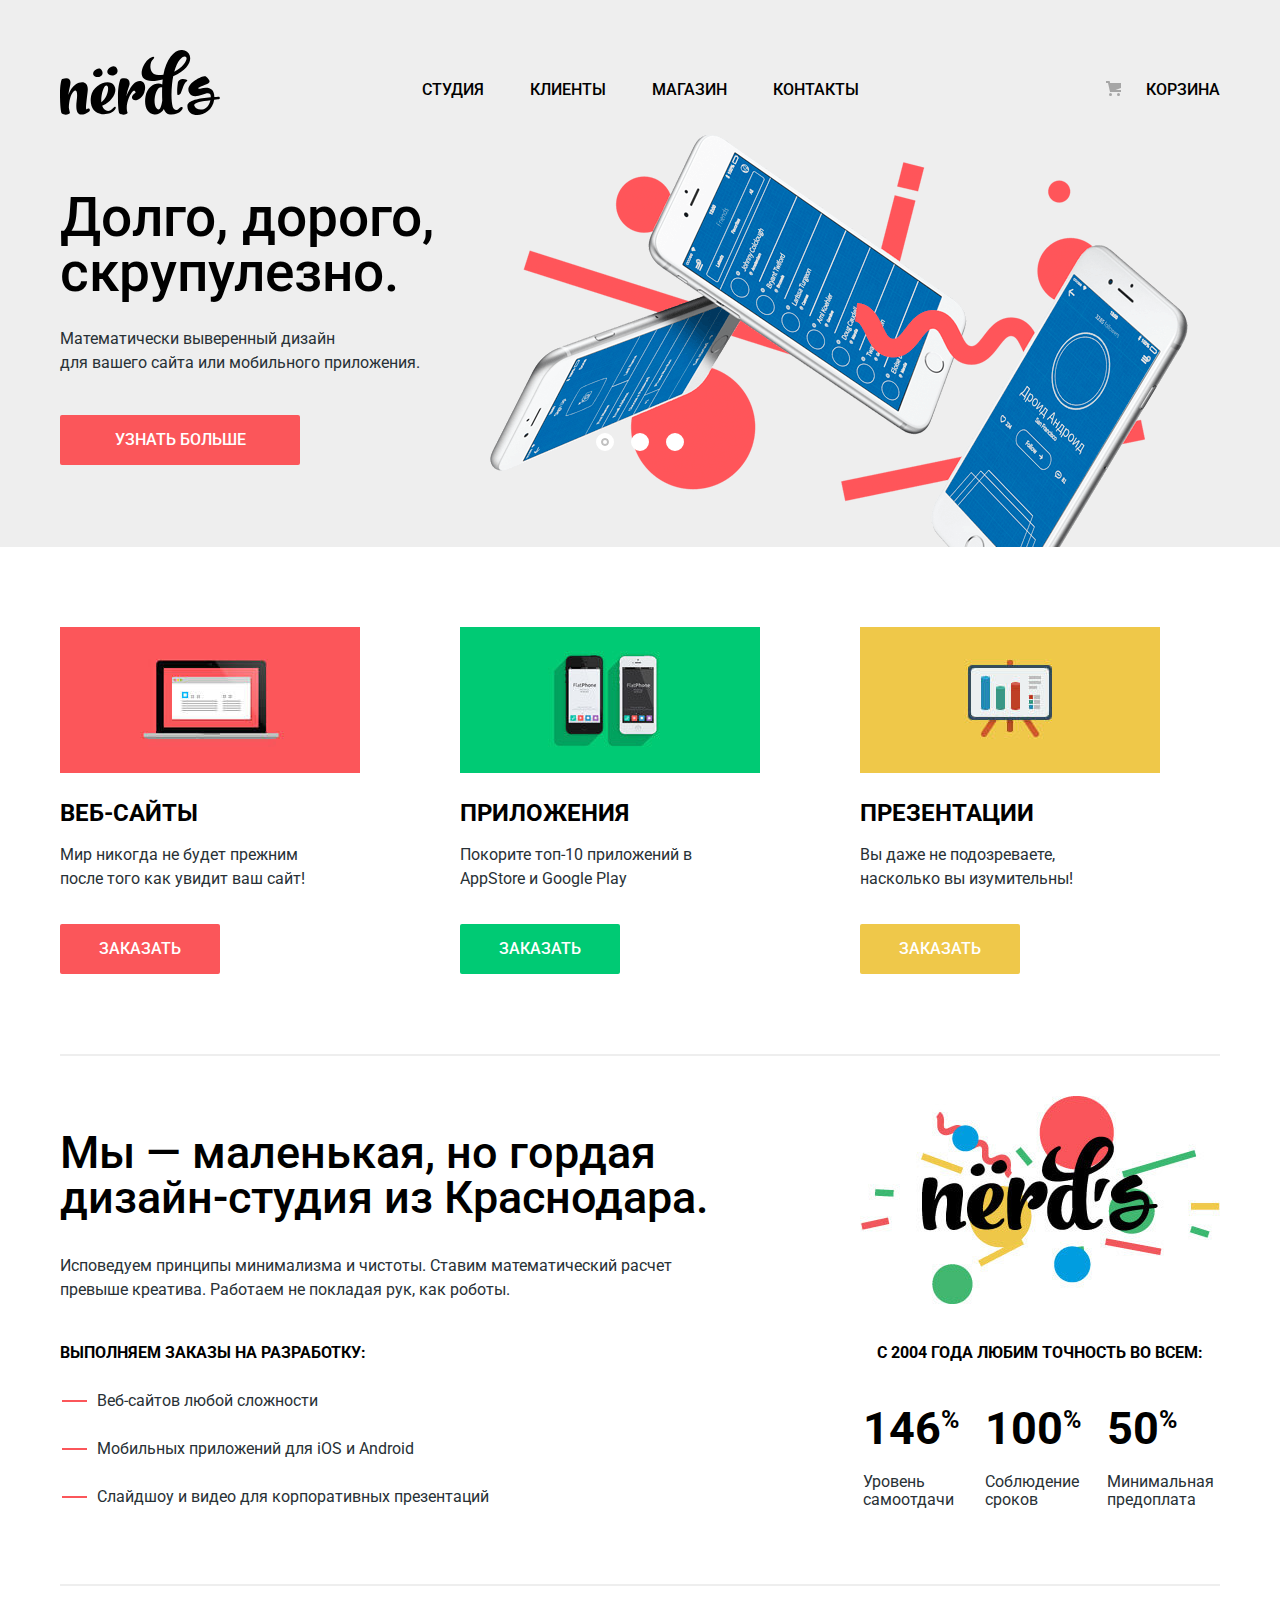
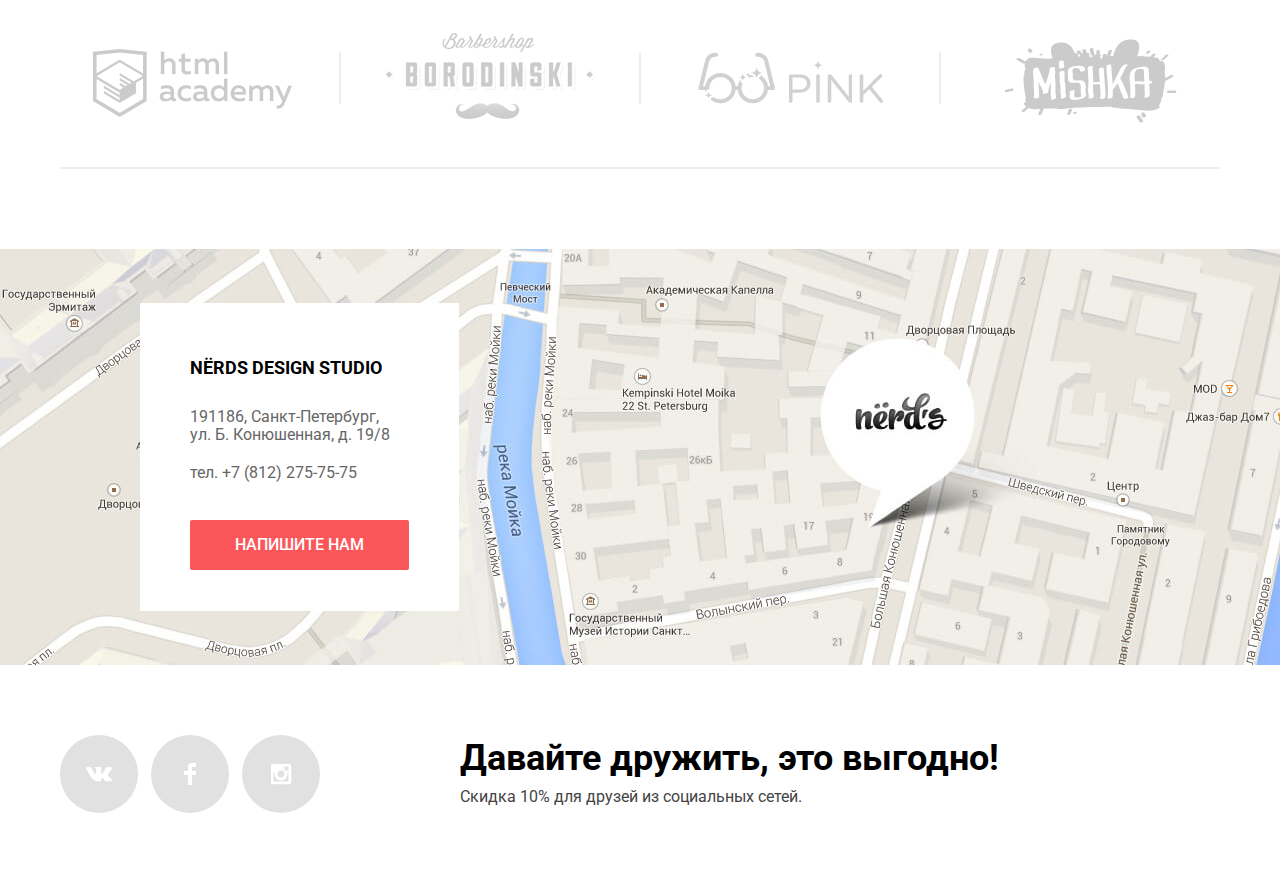
<file: index.html>
<!DOCTYPE html>
<html lang="ru">
<head>
	<meta charset="utf-8">
	<title>Дизайн-студия "Nёrd's"</title>
	<link href="https://fonts.googleapis.com/css?family=Roboto:400,500,700&amp;subset=cyrillic" rel="stylesheet">
	<link rel="stylesheet" href="css/normalize.css">
	<link rel="stylesheet" href="css/style.min.css">
</head>

<body>
	<header class="main-header">
		<div class="container">
			<nav class="main-navigation">
				<a class="main-header-logo">
					<img src="img/nerds-logo.svg" width="160" height="65" alt="Логотип дизайн-студии «Nёrd's»">
				</a>			
				<ul class="site-navigation">
					<li><a href="studio.html">Студия</a></li>
					<li><a href="clients.html">Клиенты</a></li>
					<li><a href="catalog.html">Магазин</a></li>
					<li><a href="contacts.html">Контакты</a></li>
				</ul>
				<ul class="user-navigation">
					<li><a class="basket-link" href="basket.html">Корзина</a></li>
				</ul>
			</nav>

			<h1 class="visually-hidden">Дизайн-студия «Nёrd's»</h1>
			<section class="slider">
				<h2 class="visually-hidden">Преимущества</h2>
				<input class="visually-hidden" type="radio" name="toggle" id="slider-toggle-1" checked>
				<input class="visually-hidden" type="radio" name="toggle" id="slider-toggle-2">
				<input class="visually-hidden" type="radio" name="toggle" id="slider-toggle-3">
				<div class="slider-controls">
					<label class="slider-controls-item" for="slider-toggle-1"></label>
					<label class="slider-controls-item" for="slider-toggle-2"></label>
					<label class="slider-controls-item" for="slider-toggle-3"></label>
				</div>
				<ul class="slider-list">
					<li class="slider-item">
						<h3>Долго, дорого,<br> скрупулезно.</h3>
						<p>Математически выверенный дизайн<br> для вашего сайта или мобильного приложения.</p>
						<a class="button slider-item-button" href="#">Узнать больше</a>
					</li>
					<li class="slider-item">
						<h3>Любим математику<br> как никто другой</h3>
						<p>Никакого креатива, только математические формулы<br> для расчета идеальных пропорций.</p>
						<a class="button slider-item-button" href="#">Узнать больше</a>
					</li>
					<li class="slider-item">
						<h3>Только ночь,<br> только хардкор</h3>
						<p>Работать днем, как все? Мы против этого.<br> Ближе к полуночи работа только начинается.</p>
						<a class="button slider-item-button" href="#">Узнать больше</a>
					</li>
				</ul>
			</section>
		</div>
	</header>

	<main>
		<div class="container">
			<section class="propositions">
				<h2 class="visually-hidden">Предложения</h2>
				<ul class="propositions-list">
					<li class="proposition-item">
						<img src="img/prop-1.jpg" width="300" height="146" alt="Веб-сайты">
						<h3>Веб-сайты</h3>
						<p>Мир никогда не будет прежним после того как увидит ваш сайт!</p>
						<a class="button" href="#">Заказать</a>
					</li>
					<li class="proposition-item">
						<img src="img/prop-2.jpg" width="300" height="146" alt="Приложения">
						<h3>Приложения</h3>
						<p>Покорите топ-10 приложений в AppStore и Google Play</p>
						<a class="button" href="#">Заказать</a>
					</li>
					<li class="proposition-item">
						<img src="img/prop-3.jpg" width="300" height="146" alt="Презентации">
						<h3>Презентации</h3>
						<p>Вы даже не подозреваете, насколько вы изумительны!</p>
						<a class="button" href="#">Заказать</a>
					</li>
				</ul>
			</section>

			<div class="index-columns">
				<section class="performance">
					<h2 class="performance-title">Мы — маленькая, но гордая дизайн-студия из Краснодара.</h2>
					<p>Исповедуем принципы минимализма и чистоты. Ставим математический расчет превыше креатива. Работаем не покладая рук, как роботы.</p>
					<h3 class="performance-list-title">Выполняем заказы на разработку:</h3>
					<ul class="performance-list">
						<li>Веб-сайтов любой сложности</li>
						<li>Мобильных приложений для iOS и Android</li>
						<li>Слайдшоу и видео для корпоративных презентаций</li>
					</ul>
				</section>

				<section class="poster">
					<img src="img/poster.jpg" width="360" height="208" alt="«Nёrd's» и конфети">
					<h3 class="poster-title">С 2004 года любим точность во всем:</h3>
					<table class="poster-table">
						<tr class="rate">
							<td>146<span class="sup">%</span></td>
							<td>100<span class="sup">%</span></td>
							<td>50<span class="sup">%</span></td>
						</tr>
						<tr class="measure">
							<td>Уровень самоотдачи</td>
							<td>Соблюдение сроков</td>
							<td>Минимальная предоплата</td>
						</tr>
					</table>
				</section>
			</div>

			<section class="partners">
				<ul class="partners-list">
					<li class="partner-item">
						<a href="#"><img src="img/partner_logo-1.png" width="199" height="68" alt="HTML Academy"></a>
					</li>
					<li class="partner-item">
						<a href="#"><img src="img/partner_logo-2.png" width="209" height="90" alt="Barbershop «Borodinski»"></a>
					</li>
					<li class="partner-item">
						<a href="#"><img src="img/partner_logo-3.png" width="185" height="52" alt="Pink"></a>
					</li>
					<li class="partner-item">
						<a href="#"><img src="img/partner_logo-4.png" width="173" height="84" alt="Mishka"></a>
					</li>
				</ul>
			</section>
		</div>
	</main>

	<footer class="main-footer">		
		<div class="contacts-location">
			<h2 class="visually-hidden">Как до нас добраться</h2>
			<iframe src="https://www.google.com/maps/embed?pb=!1m18!1m12!1m3!1d1998.6037872533277!2d30.320858716096975!3d59.93871648187614!2m3!1f0!2f0!3f0!3m2!1i1024!2i768!4f13.1!3m3!1m2!1s0x4696310fca145cc1%3A0x42b32648d8238007!2z0JHQvtC70YzRiNCw0Y8g0JrQvtC90Y7RiNC10L3QvdCw0Y8g0YPQuy4sIDE5LzgsINCh0LDQvdC60YIt0J_QtdGC0LXRgNCx0YPRgNCzLCDQoNC-0YHRgdC40Y8sIDE5MTE4Ng!5e0!3m2!1sru!2sua!4v1552670597916" width="1440" height="416" frameborder="0" allowfullscreen></iframe>
			<p class="contacts-map">
				<img src="img/map.jpg" width="1440" height="416" alt="Местоположение компании «Nёrds Design Studio» на карте">
			</p>
			<div class="contacts-column">
				<h3>Nёrds Design Studio</h3>
				<p>
					191186, Санкт-Петербург,
					<br>ул. Б. Конюшенная, д. 19/8
				</p>
				<p>
					тел. +7 (812) 275-75-75
				</p>
				<a class="button contacts-column-button" href="contacts.html">Напишите нам</a>
			</div>
		</div>
		<div class="container">
			<div class="footer-social">
				<ul>
					<li>
						<a class="social-button social-button-vk" href="#">
							<span class="visually-hidden">Вконтакте</span>
						</a>
					</li>
					<li>
						<a class="social-button social-button-fb" href="#">
							<span class="visually-hidden">Фейсбук</span>
						</a>
					</li>
					<li>
						<a class="social-button social-button-in" href="#">
							<span class="visually-hidden">Инстаграм</span>
						</a>
					</li>
				</ul>
				<div class="footer-slogan">
					<p>Давайте дружить, это выгодно!</p>
					<p>Скидка 10% для друзей из социальных сетей.</p>
				</div>
			</div>
		</div>
	</footer>

	<section class="modal-feedback">
		<h2>Напишите нам</h2>
		<form class="modal-feedback-form" action="https://echo.htmlacademy.ru" method="post">
			<p class="modal-feedback-item">
				<label for="username-field">Ваше имя:</label>
				<input type="text" name="username" id="username-field" placeholder="Имя Фамилия">
			</p>
			<p class="modal-feedback-item">
				<label for="email-field">Ваш e-mail:</label>
				<input type="email" name="email" id="email-field" placeholder="email@example.com">
			</p>
			<p class="modal-feedback-item">
				<label for="message-field">Текст письма:</label>
				<textarea name="message" id="message-field" placeholder="В свободной форме"></textarea>
			</p>
			<button class="button" type="submit">Отправить</button>
		</form>
		<button class="modal-close" type="button">Закрыть</button>
	</section>

	<div class="modal-overlay"></div>

	<script src="js/popup.min.js"></script>

</body>

</html>
</file>
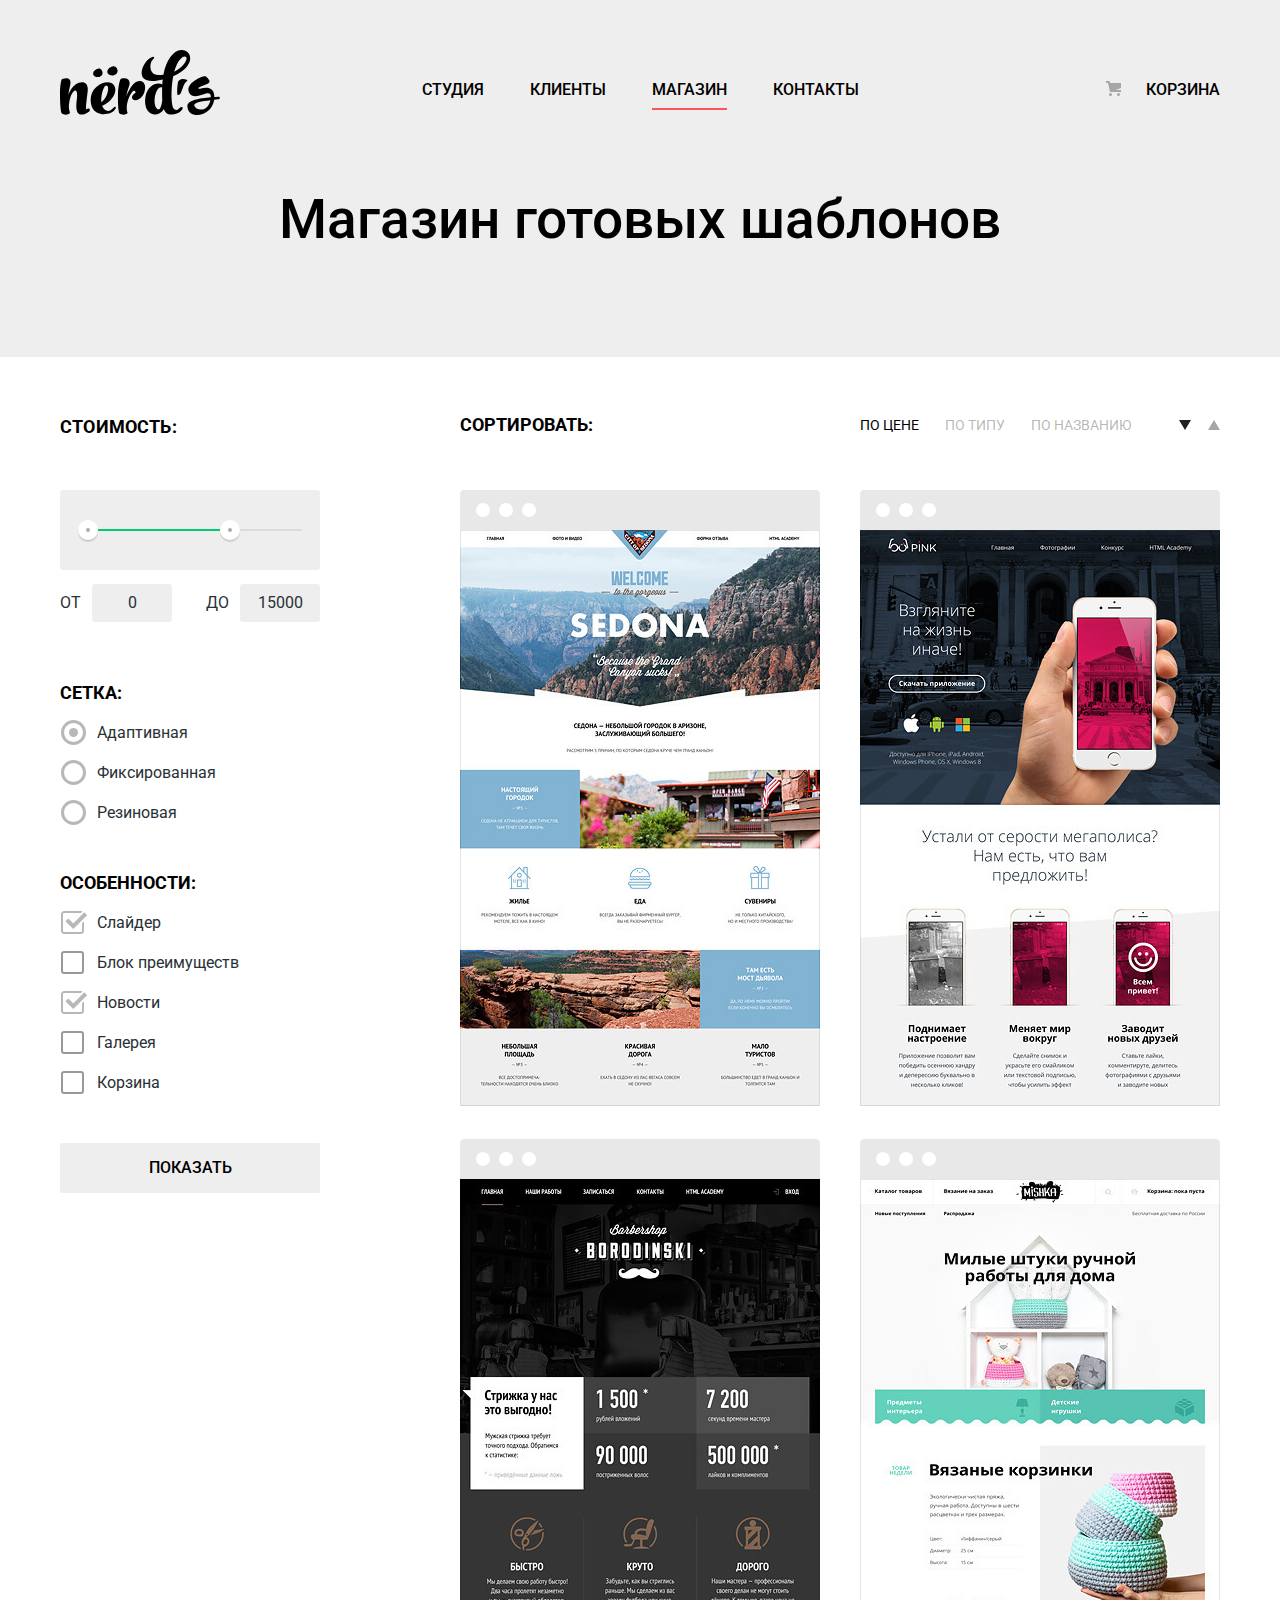
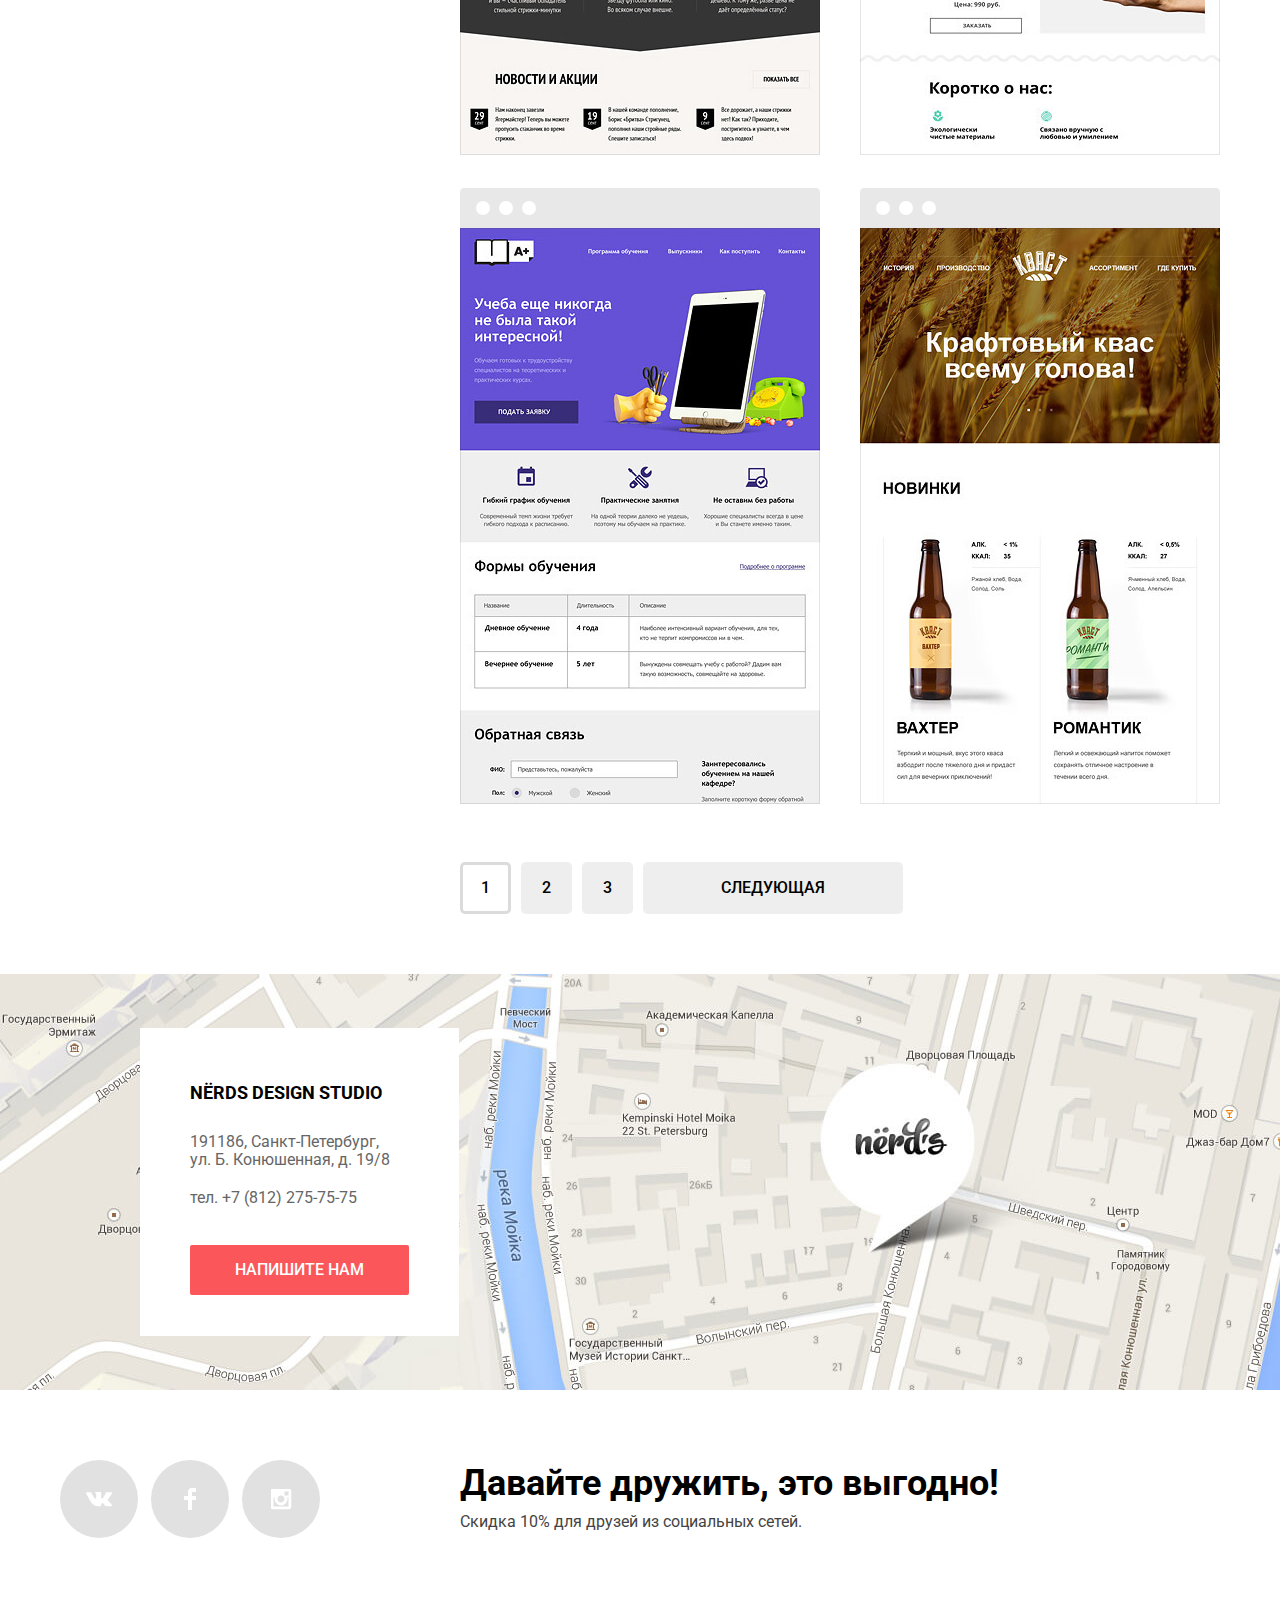
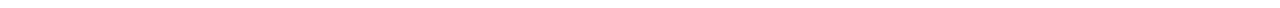
<file: catalog.html>
<!DOCTYPE html>
<html lang="ru">
<head>
	<meta charset="utf-8">
	<title>Дизайн-студия "Nёrd's"</title>
	<link href="https://fonts.googleapis.com/css?family=Roboto:400,500,700&amp;subset=cyrillic" rel="stylesheet">
	<link rel="stylesheet" href="css/normalize.css">
	<link rel="stylesheet" href="css/style.css">
</head>

<body class="inner-page">
	<header class="main-header">
		<div class="container">
			<nav class="main-navigation">
				<a class="main-header-logo" href="index.html">
					<span class="visually-hidden">Логотип дизайн-студии «Nёrd's»"</span>
					<svg xmlns="http://www.w3.org/2000/svg" width="160" height="65">
						<path d="M157.936 49.374c-1.235.161-2.523.271-3.757.377v.056c-2.415 17.364-26.188 20.231-26.779 6.599-.269-6.167 11.593-7.95 23.398-9.088.429-11.09-15.901 5.667-21.608-4.601-5.019-9.025 14.632-17.938 16.728-16.102 6.438 5.636 3.404 6.618-1.379 8.335-9.49 3.41-5.791 4.107-4.511 3.726 7.569-2.253 14.366-1.04 14.312 8.317 1.288-.107 2.522-.163 3.757-.271 2.306-.215 2.467 2.435-.161 2.652zm-7.514.756c-9.124 1.028-17.013 2.436-16.153 5.355 1.716 5.573 13.577 6.818 16.153-5.355zM117.678 44.918c-.682-.037-.703-6.038.112-11.688 1.005-6.951 11.935-3.357 9.093-1.906-2.975 1.52-4.429 8.718-6.266 12.087-.635 1.161-2.605 1.526-2.939 1.507zM42.105 21.002c2.376 4.866-4.937 8.171-8.292 4.521-1.398-1.555-.755-4.56 2.636-6.193 1.697-.836 4.073-1.596 5.656 1.672zM57.062 18.861c2.585 5.297-5.38 8.896-9.031 4.922-1.522-1.695-.823-4.963 2.873-6.742 1.846-.911 4.432-1.736 6.158 1.82zM28.883 61.666c-7.919 5.338-14.219 4.159-12.212-10.848 1.45-10.904-.948-11.521-3.122-9.442-2.845 2.697-4.628 9.723-4.684 16.412a50.98 50.98 0 0 0 1.004 4.776c.334 1.63-4.907 3.315-7.974 1.011C.837 62.79 0 54.865 0 44.131c0-8.824 1.171-14.895 2.23-15.175 8.029-2.191 9.312 1.348 7.583 7.981a47.637 47.637 0 0 0-1.395 7.924c1.673-4.664 4.071-8.485 6.803-10.173 7.416-4.664 13.605-2.473 12.434 6.801-2.007 16.58-2.174 18.827-.39 17.535 2.231-1.574 3.68 1.238 1.618 2.642zM54.982 59.59c-2.175 3.484-7.806 5.171-13.216 4.552-7.75-.843-12.545-7.756-10.705-18.097 2.008-11.185 18.065-18.322 23.196-10.341 3.735 5.789-2.175 16.017-11.597 19.783l-.502.168c1.951 5.171 6.579 7.476 11.039 2.36 2.119-2.36 3.624-1.348 1.785 1.575zm-13.605-7.418c5.855-4.159 7.806-13.32 6.189-15.905-1.728-2.697-5.074 1.517-6.245 11.746-.111 1.461-.111 2.865.056 4.159zM83.091 44.992c-1.597 2.507-3.903 4.384-5.966 5.059-2.398.73-5.185.056-5.185-2.698 0-1.011.892-3.372 3.624-4.721-.168-1.911-1.394-2.417-2.286-1.686-3.345 2.586-7.417 12.25-6.356 19.221.055.168.055.337.055.506.168.617.335 1.237.558 1.854.557 1.574-4.907 3.316-7.973.956-1.059-.788-1.617-6.97-1.617-17.704 0-8.824 1.951-16.636 3.011-16.917 6.412-1.743 10.147 1.292 8.14 7.249-1.171 3.373-2.23 6.801-2.843 10.399 2.453-6.688 6.523-12.872 9.812-14.501 5.856-2.923 10.092.956 8.867 7.813-.056.11-.112.393-.112.449-.056.562-.566 2.302-.39 1.741-.516 1.645-.892 2.277-1.339 2.98z"/>
						<path d="M113.207 26.161a86.988 86.988 0 0 0-1.115 7.531c-1.059 10.06-.612 18.996.613 22.986.726 2.137 3.457 4.946 6.078 2.023 2.843-3.203 5.967-1.349 2.174 2.416-2.34 2.305-6.689 3.878-11.039 3.428-3.123-.393-5.018-2.415-6.134-5.505-.444.898-.947 1.685-1.56 2.302-2.119 2.193-4.685 3.43-7.974 3.092-6.637-.73-10.538-7.923-8.699-18.153 1.952-10.791 11.319-14.725 16.728-11.857.112-1.349.223-2.699.335-4.104.055-.281.055-.562.11-.843a96.962 96.962 0 0 1-4.962.956C73.787 34.423 82.04 14.864 87.894 9.75c6.636-5.733 7.36-1.855 5.297-.562-3.68 2.36-5.297 15.905 5.241 15.905 1.729 0 3.346-.112 4.962-.281C106.685 6.49 116.665-2.391 124.75.532c8.976 3.26 8.029 17.535-11.543 25.629zm-10.928 24.393c-.224-3.542-.224-7.532-.167-11.636 0-.506.056-1.011.056-1.461-3.346-1.518-6.635 3.653-7.473 10.792-.946 8.373 2.788 12.813 4.908 10.791 1.617-1.631 2.453-6.803 2.676-8.486zm24.086-43.165c-1.784-2.642-8.307.562-12.098 14.332 9.535-4.554 13.326-12.422 12.098-14.332z"/>
					</svg>
				</a>
				<ul class="site-navigation">
					<li><a href="studio.html">Студия</a></li>
					<li><a href="clients.html">Клиенты</a></li>
					<li><a class="site-navigation-current">Магазин</a></li>
					<li><a href="contacts.html">Контакты</a></li>
				</ul>
				<ul class="user-navigation">
					<li><a class="basket-link" href="basket.html">Корзина</a></li>
				</ul>
			</nav>
			<h1 class="catalog-header-title">Магазин готовых шаблонов</h1>
		</div>
	</header>

	<main>
		<div class="container">
			<div class="catalog-columns">
				<section class="filters">
					<h2 class="visually-hidden">Фильтр товаров</h2>
					<form class="filter" method="get" action="https://echo.htmlacademy.ru">
						<fieldset class="filter-price">
							<legend>Стоимость:</legend>
							<div class="range-filter">
								<div class="range-controls">
									<div class="scale">
										<div class="bar" style="margin-left: 0; width: 70%"></div>
									</div>
									<div class="toggle toggle-min"></div>
									<div class="toggle toggle-max"></div>
								</div>
								<div class="price-controls">
									<label class="min-price">от <input type="text" name="min-price" id="min-price-field" value="0"></label>
									<label class="max-price">до <input type="text" name="max-price" id="max-price-field" value="15000"></label>
								</div>
							</div>
						</fieldset>
						<fieldset class="filter-grid">
							<legend>Сетка:</legend>
							<ul>
								<li class="filter-option">
									<input class="visually-hidden filter-input filter-input-radio" type="radio" name="grid" id="adaptive-field" value="adaptive" checked>
									<label for="adaptive-field">Адаптивная</label>
								</li>
								<li class="filter-option">
									<input class="visually-hidden filter-input filter-input-radio" type="radio" name="grid" id="fixed-field" value="fixed">
									<label for="fixed-field">Фиксированная</label>
								</li>
								<li class="filter-option">
									<input class="visually-hidden filter-input filter-input-radio" type="radio" name="grid" id="rubber-field" value="rubber">
									<label for="rubber-field">Резиновая</label>
								</li>
							</ul>
						</fieldset>
						<fieldset class="filter-specification">
							<legend>Особенности:</legend>
							<ul>
								<li class="filter-option">
									<input class="visually-hidden filter-input filter-input-checkbox" type="checkbox" name="slider" id="slider-field" checked>
									<label for="slider-field">Слайдер</label>
								</li>
								<li class="filter-option">
									<input class="visually-hidden filter-input filter-input-checkbox" type="checkbox" name="block-of-advantages" id="block-of-advantages-field">
									<label for="block-of-advantages-field">Блок преимуществ</label>
								</li>
								<li class="filter-option">
									<input class="visually-hidden filter-input filter-input-checkbox" type="checkbox" name="news" id="news-field" checked>
									<label for="news-field">Новости</label>
								</li>
								<li class="filter-option">
									<input class="visually-hidden filter-input filter-input-checkbox" type="checkbox" name="gallery" id="gallery-field">
									<label for="gallery-field">Галерея</label>
								</li>
								<li class="filter-option">
									<input class="visually-hidden filter-input filter-input-checkbox" type="checkbox" name="basket" id="basket-field">
									<label for="basket-field">Корзина</label>
								</li>
							</ul>
						</fieldset>
						<button class="button filter-button" type="submit">Показать</button>
					</form>
				</section>

				<section class="catalog">
					<h2 class="visually-hidden">Список шаблонов</h2>
					<div class="sort">
						<h3>Сортировать:</h3>
						<ul>
							<li><a class="sort-option sort-option-current" href="#">По цене</a></li>
							<li><a class="sort-option" href="#">По типу</a></li>
							<li><a class="sort-option" href="#">По названию</a></li>
							<li>
								<a class="sort-option sort-option-down sort-option-down-current-active" href="#">
									<span class="visually-hidden">По убыванию</span>
								</a>
							</li>
							<li>
								<a class="sort-option sort-option-up sort-option-up-current-focus" href="#">
									<span class="visually-hidden">По возрастанию</span>
								</a>
							</li>
						</ul>
					</div>
					<ul class="catalog-list">
						<li class="catalog-item">
							<figure class="catalog-item-image">
								<a href="#">
									<img src="img/img-sedona.jpg" width="360" height="576" alt="Шаблон «Sedona»">
								</a>
								<figcaption>
									<div class="figcaption-container">
										<h3>Sedona</h3>
										<p>Информационный сайт<br> для туристов</p>
										<a class="button catalog-item-button" href="basket.html">9 900 РУБ.</a>
									</div>
								</figcaption>
							</figure>
						</li>
						<li class="catalog-item">
							<figure class="catalog-item-image">
								<a href="#">
									<img src="img/img-pink.jpg" width="360" height="576" alt="Шаблон «Pink App»">
								</a>
								<figcaption>
									<div class="figcaption-container">
										<h3>Pink App</h3>
										<p>Продуктовый лендинг<br> приложения для iOS и Android</p>
										<a class="button catalog-item-button" href="basket.html">9 900 РУБ.</a>
									</div>
								</figcaption>
							</figure>
						</li>
						<li class="catalog-item">
							<figure class="catalog-item-image">
								<a href="#">
									<img src="img/img-barbershop.jpg" width="360" height="576" alt="Шаблон «Barbershop»">
								</a>
								<figcaption>
									<div class="figcaption-container">
										<h3>Barbershop</h3>
										<p>Сайт салоны красоты.<br> Для мужчин, да.</p>
										<a class="button catalog-item-button" href="basket.html">9 900 РУБ.</a>
									</div>
								</figcaption>
							</figure>
						</li>
						<li class="catalog-item">
							<figure class="catalog-item-image">
								<a href="#">
									<img src="img/img-mishka.jpg" width="360" height="576" alt="Шаблон «Mishka»">
								</a>
								<figcaption>
									<div class="figcaption-container">
										<h3>Mishka</h3>
										<p>Интернет-магазин<br> вязаных игрушек</p>
										<a class="button catalog-item-button" href="basket.html">9 900 РУБ.</a>
									</div>
								</figcaption>
							</figure>
						</li>
						<li class="catalog-item">
							<figure class="catalog-item-image">
								<a href="#">
									<img src="img/img-aplus.jpg" width="360" height="576" alt="Шаблон «A Plus»">
								</a>
								<figcaption>
									<div class="figcaption-container">
										<h3>A Plus</h3>
										<p>Лендинг курсов повышения<br> квалификации</p>
										<a class="button catalog-item-button" href="basket.html">9 900 РУБ.</a>
									</div>
								</figcaption>
							</figure>
						</li>
						<li class="catalog-item">
							<figure class="catalog-item-image">
								<a href="#">
									<img src="img/img-kvast.jpg" width="360" height="576" alt="Шаблон «Кваст»">
								</a>
								<figcaption>
									<div class="figcaption-container">
										<h3>Кваст</h3>
										<p>Промо-сайт производителя<br> крафтового кваса</p>
										<a class="button catalog-item-button" href="basket.html">9 900 РУБ.</a>
									</div>
								</figcaption>
							</figure>
						</li>
					</ul>
					<ul class="pagination-list">
						<li class="pagination-item pagination-item-current"><a href="#">1</a></li>
						<li class="pagination-item"><a href="#">2</a></li>
						<li class="pagination-item"><a href="#">3</a></li>
						<li class="pagination-item pagination-item-next"><a href="#">Следующая</a></li>
					</ul>
				</section>
			</div>
		</div>
	</main>

	<footer class="main-footer">		
		<div class="contacts-location">
			<h2 class="visually-hidden">Как до нас добраться</h2>
			<iframe src="https://www.google.com/maps/embed?pb=!1m18!1m12!1m3!1d1998.6037872533277!2d30.320858716096975!3d59.93871648187614!2m3!1f0!2f0!3f0!3m2!1i1024!2i768!4f13.1!3m3!1m2!1s0x4696310fca145cc1%3A0x42b32648d8238007!2z0JHQvtC70YzRiNCw0Y8g0JrQvtC90Y7RiNC10L3QvdCw0Y8g0YPQuy4sIDE5LzgsINCh0LDQvdC60YIt0J_QtdGC0LXRgNCx0YPRgNCzLCDQoNC-0YHRgdC40Y8sIDE5MTE4Ng!5e0!3m2!1sru!2sua!4v1552670597916" width="1440" height="416" frameborder="0" allowfullscreen></iframe>
			<p class="contacts-map">
				<img src="img/map.jpg" width="1440" height="416" alt="Местоположение компании «Nёrds Design Studio» на карте">
			</p>
			<div class="contacts-column">
				<h3>Nёrds Design Studio</h3>
				<p>
					191186, Санкт-Петербург,
					<br>ул. Б. Конюшенная, д. 19/8
				</p>
				<p>
					тел. +7 (812) 275-75-75
				</p>
				<a class="button contacts-column-button" href="contacts.html">Напишите нам</a>
			</div>
		</div>
		<div class="container">
			<div class="footer-social">
				<ul>
					<li>
						<a class="social-button social-button-vk" href="#">
							<span class="visually-hidden">Вконтакте</span>
						</a>
					</li>
					<li>
						<a class="social-button social-button-fb" href="#">
							<span class="visually-hidden">Фейсбук</span>
						</a>
					</li>
					<li>
						<a class="social-button social-button-in" href="#">
							<span class="visually-hidden">Инстаграм</span>
						</a>
					</li>
				</ul>
				<div class="footer-slogan">
					<p>Давайте дружить, это выгодно!</p>
					<p>Скидка 10% для друзей из социальных сетей.</p>
				</div>
			</div>
		</div>
	</footer>

	<section class="modal-feedback">
		<h2>Напишите нам</h2>
		<form class="modal-feedback-form" action="https://echo.htmlacademy.ru" method="post">
			<p class="modal-feedback-item">
				<label for="username-field">Ваше имя:</label>
				<input type="text" name="username" id="username-field" placeholder="Имя Фамилия">
			</p>
			<p class="modal-feedback-item">
				<label for="email-field">Ваш e-mail:</label>
				<input type="email" name="email" id="email-field" placeholder="email@example.com">
			</p>
			<p class="modal-feedback-item">
				<label for="message-field">Текст письма:</label>
				<textarea name="message" id="message-field" placeholder="В свободной форме"></textarea>
			</p>
			<button class="button" type="submit">Отправить</button>
		</form>
		<button class="modal-close" type="button">Закрыть</button>
	</section>

	<div class="modal-overlay"></div>

	<script src="js/popup.js"></script>

</body>

</html>
</file>
<file: css/style.css>
body {
	min-width: 1200px;
	margin: 0;
	padding: 0;
	font-family: Roboto, Arial, sans-serif;
	font-size: 16px;
	font-weight: 400;
	line-height: 24px;
	color: #283136;
	background-color: #ffffff;
}

a {
	text-decoration: none;
}

img {
	max-width: 100%;
	height: auto;
}

.visually-hidden:not(:focus):not(:active),
input[type="checkbox"].visually-hidden,
input[type="radio"].visually-hidden {
	position: absolute;
	width: 1px;
	height: 1px;
	margin: -1px;
	border: 0;
	padding: 0;
	white-space: nowrap;
	-webkit-clip-path: inset(100%);
	clip-path: inset(100%);
	clip: rect(0 0 0 0);
	overflow: hidden;
}

.button {
	display: inline-block;
	padding: 16px 39px;
	vertical-align: top;
	text-align: center;
	font: inherit;
	color: #ffffff;
	font-weight: 500;
	line-height: 18px;
	background-color: #fb565a;
	border: none;
	border-radius: 2px;
	text-transform: uppercase;
}

.button:hover,
.button:focus {
	background-color: #e74246;
}

.button:active {
	color: rgba(255, 255, 255, 0.3);
	background-color: #d7373b;
	-webkit-box-shadow: inset 0 3px 0 0 rgba(0, 1, 1, 0.1);
	box-shadow: inset 0 3px 0 0 rgba(0, 1, 1, 0.1);
}

.button.disabled,
.button:disabled {
	cursor: default;
	color: #000000;
	background-color: rgba(0, 0, 0, 0.5);
}

.container {
	width: 1200px;
	margin: 0 auto;
	padding: 0 20px;
	-webkit-box-sizing: border-box;
	box-sizing: border-box;
}

.main-header {
	padding-top: 50px;
	background-color: #eeeeee;
}

.main-navigation {
	display: -webkit-box;
	display: -ms-flexbox;
	display: flex;
	-webkit-box-pack: justify;
	-ms-flex-pack: justify;
	justify-content: space-between;
	-webkit-box-align: start;
	-ms-flex-align: start;
	align-items: flex-start;
	font-size: 16px;
	font-weight: 500;
	line-height: 30px;
	text-transform: uppercase;
	color: #000000;
}

.main-header-logo {
	margin-right: 202px;
	width: 160px;
	height: 65px;
}

.inner-page .main-header-logo:hover path,
.inner-page .main-header-logo:focus path {	opacity: 0.8;
}

.inner-page .main-header-logo:active path {	opacity: 0.3;
}

.site-navigation,
.user-navigation {
	display: -webkit-box;
	display: -ms-flexbox;
	display: flex;
	-ms-flex-wrap: wrap;
	flex-wrap: wrap;
	margin: 0;
	padding: 0;
	list-style: none;
}

.site-navigation {
	-webkit-box-pack: start;
	-ms-flex-pack: start;
	justify-content: flex-start;
	width: 600px;
}

.user-navigation {
	-webkit-box-pack: end;
	-ms-flex-pack: end;
	justify-content: flex-end;
	margin-left: auto;
	max-width: 160px;
}

.site-navigation a,
.user-navigation a {
	display: block;
	color: #000000;
	margin-right: 46px;
	padding: 25px 0 5px 0;
}

.site-navigation li:last-child a,
.user-navigation li:last-child a {
	margin-right: 0;
}

.user-navigation .basket-link {
	position: relative;
	padding-left:41px;
}

.basket-link::before {
	position: absolute;
	top: 31px;
	left: 1px;
	content: "";
	width: 15px;
	height: 15px;
	background-image: url(..//img/cart-icon.svg);
	background-repeat: no-repeat;
	background-position: 0 0;
}

.site-navigation a:hover,
.user-navigation a:hover,
.site-navigation a:focus,
.user-navigation a:focus {
	color: #fb565a;
}

.site-navigation a:active,
.user-navigation a:active {
	color: rgba(0, 0, 0, 0.3);
}

.site-navigation-current {
	-webkit-box-shadow: inset 0 -2px 0 0 #fb565a;
	box-shadow: inset 0 -2px 0 0 #fb565a
}

.catalog-header-title {
	margin: 0;
	padding: 77px 0 110px 0;
	text-align: center;
	font-size: 55px;
	font-weight: 500;
	line-height: 55px;
	color: #000000;
}

.slider {
	position: relative;
}

.slider-controls {
	position: absolute;
	left: 50%;
	bottom: 96px;
	z-index: 10;
	font-size: 0;
	line-height: 0;
	-webkit-transform: translate(-50%);
	-ms-transform: translate(-50%);
	transform: translate(-50%);
}

.slider-controls-item {
	position: relative;
	display: inline-block;
	margin-right: 17px;
	width: 18px;
	height: 18px;
	background-color: #ffffff;
	border: 5px solid #ffffff;
	border-radius: 50%;
	cursor: pointer;
	-webkit-box-shadow: inset 0 0 0 2px #ffffff;
	box-shadow: inset 0 0 0 2px #ffffff;
	-webkit-box-sizing: border-box;
	box-sizing: border-box;
}

.slider-controls-item:last-child {
	margin-right: 0;
}

#slider-toggle-1:checked ~ .slider-controls label[for="slider-toggle-1"],
#slider-toggle-2:checked ~ .slider-controls label[for="slider-toggle-2"],
#slider-toggle-3:checked ~ .slider-controls label[for="slider-toggle-3"] {
	-webkit-box-shadow: inset 0 0 0 2px #c1c1c1;
	box-shadow: inset 0 0 0 2px #c1c1c1;
}

.slider-list {
	margin: 0;
	padding: 0;
	list-style: none;
}

.slider-item {
	display: none;
	padding: 75px 0 82px 0;
}

.slider-item h3 {
	max-width: 600px;
	margin: 0;
	margin-bottom: 27px;
	font-size: 55px;
	line-height: 55px;
	font-weight: 500;
	color: #000000;
}

.slider-item p {
	max-width: 430px;
	margin: 0;
	margin-bottom: 40px;
}

.slider-item:nth-child(1) {
	background-image: url(../img/slide1.png);
	background-position: 430px 100%;
	background-repeat: no-repeat;
}

.slider-item:nth-child(2) {
	background-image: url(../img/slide2.png);
	background-position: 100% 100%;
	background-repeat: no-repeat;
}

.slider-item:nth-child(3) {
	background-image: url(../img/slide3.png);
	background-position: 100% 100%;
	background-repeat: no-repeat;
}

#slider-toggle-1:checked ~ .slider-list .slider-item:nth-child(1) {
	display: block;
}

#slider-toggle-2:checked ~ .slider-list .slider-item:nth-child(2) {
	display: block;
}

#slider-toggle-3:checked ~ .slider-list .slider-item:nth-child(3) {
	display: block;
}

.slider-item-button {
	display: block;
	width: 240px;
	-webkit-box-sizing: border-box;
	box-sizing: border-box;
}

.propositions {
	padding: 80px 0;
	border-bottom: 2px solid #eeeeee;
}

.propositions-list {
	display: -webkit-box;
	display: -ms-flexbox;
	display: flex;
	margin: 0;
	padding: 0;
	list-style: none;
}

.proposition-item {
	width: 300px;
	margin-right: 100px;
}

.proposition-item:nth-child(3) {
	margin-right: 0px;
}

.proposition-item h3 {
	margin: 0;
	margin-top: 18px;
	margin-bottom: 15px;
	font-size: 24px;
	font-weight: 700;
	line-height: 30px;
	color: #000000;
	text-transform: uppercase;
}

.proposition-item p {
	margin: 0;
	margin-right: 40px;
	margin-bottom: 33px;
}

.proposition-item .button {
	display: block;
	width: 160px;
	-webkit-box-sizing: border-box;
	box-sizing: border-box;
}

.proposition-item:nth-child(2) .button {
	background-color: #00ca74;
}

.proposition-item:nth-child(2) .button:hover,
.proposition-item:nth-child(2) .button:focus {
	background-color: #00bc6c;
}

.proposition-item:nth-child(2) .button:active {
	color: rgba(255, 255, 255, 0.3);
	background-color: #00aa62;
	-webkit-box-shadow: inset 0 3px 0 0 rgba(0, 1, 1, 0.1);
	box-shadow: inset 0 3px 0 0 rgba(0, 1, 1, 0.1);
}

.proposition-item:nth-child(3) .button {
	background-color: #efc84a;
}

.proposition-item:nth-child(3) .button:hover,
.proposition-item:nth-child(3) .button:focus {
	background-color: #eab534;
}

.proposition-item:nth-child(3) .button:active {
	color: rgba(255, 255, 255, 0.3);
	background-color: #e5a722;
	-webkit-box-shadow: inset 0 3px 0 0 rgba(0, 1, 1, 0.1);
	box-shadow: inset 0 3px 0 0 rgba(0, 1, 1, 0.1);
}

.index-columns {
	display: -webkit-box;
	display: -ms-flexbox;
	display: flex;
	-webkit-box-pack: justify;
	-ms-flex-pack: justify;
	justify-content: space-between;
	padding-top: 40px;
	padding-bottom: 72px;
}

.performance {
	width: 660px;
}

.performance-title {
	margin: 0;
	margin-top: 34px;
	margin-bottom: 34px;
	font-size: 45px;
	font-weight: 500;
	line-height: 45px;
	color: #000000;
}

.performance p {
	margin: 0;
	margin-bottom: 39px;
}

.index-columns h3 {
	margin: 0;
	font-size: 16px;
	font-weight: 700px;
	line-height: 24px;
	color: #000000;
	text-transform: uppercase;
}

.index-columns .performance-list-title {
	margin-bottom: 24px;
}

.performance-list {
	margin: 0;
	padding: 0;
	list-style: none;
}

.performance-list li {
	position: relative;
	margin-bottom: 24px;
	padding-left: 37px;
}

.performance-list li::before {
	position: absolute;
	content: "";
	top: 45%;
	left: 2px;
	width: 25px;
	height: 2px;
	background-color: #fb565a;
}

.performance-list li:last-child {
	margin-bottom: 0;
}

.poster {
	width: 360px;
}

.poster .poster-title {
	margin-top: 30px;
	margin-bottom: 30px;
	text-align: center;
}

.poster-table {
	width: 100%;
}

.poster-table td {
	padding-right: 20px;
	padding-top: 19px;
}

.poster-table td:last-child {
	padding-right: 0;
}

.poster-table tr:first-child td {
	padding-top: 0;
}

.poster-table .rate {
	font-size: 45px;
	line-height: 45px;
	font-weight: 700;
	color: #000000;
}

.rate .sup {
	vertical-align: super;
	font-size: 25px;
}

.poster-table .measure {
	line-height: 18px;
}

.partners {
	padding-top: 46px;
	padding-bottom: 44px;
	border-top: 2px solid #eeeeee;
	border-bottom: 2px solid #eeeeee;
}

.partners-list {
	display: -webkit-box;
	display: -ms-flexbox;
	display: flex;
	-webkit-box-pack: justify;
	-ms-flex-pack: justify;
	justify-content: space-between;
	-webkit-box-align: stretch;
	-ms-flex-align: stretch;
	align-items: stretch;
	-ms-flex-line-pack: stretch;
	align-content: stretch;
	-ms-flex-wrap: wrap;
	flex-wrap: wrap;
	margin: 0;
	padding: 0;
	list-style: none;
}

.partner-item {
	position: relative;
	display: -webkit-box;
	display: -ms-flexbox;
	display: flex;
	-webkit-box-align: center;
	-ms-flex-align: center;
	align-items: center;
	-webkit-box-pack: center;
	-ms-flex-pack: center;
	justify-content: center;
	width: 300px;
}

.partner-item:not(:last-child)::after {
	position: absolute;
	top: 50%;
	right: -2px;
	-webkit-transform: translate(-50%, -50%);
	-ms-transform: translate(-50%, -50%);
	transform: translate(-50%, -50%);
	content: "";
	width: 2px;
	height: 52px;
	background-color: #eeeeee;
}

.partner-item:first-child,
.partner-item:last-child {
	width: 280px;
}

.partner-item:first-child a {
	margin-top: 10px;
	margin-right: 15px;
	opacity: 0.2;
}

.partner-item:last-child a {
	margin-top: 7px;
	margin-left: 20px;
	opacity: 0.2;
}

.partner-item a {
	opacity: 0.2;
}

.partner-item a:hover,
.partner-item a:focus {
	opacity: 1;
}

.partner-item a:active {
	opacity: 0.1;
}

.partner-item img {
	vertical-align: top;
}

.catalog-columns {
	display: -webkit-box;
	display: -ms-flexbox;
	display: flex;
	-webkit-box-pack: justify;
	-ms-flex-pack: justify;
	justify-content: space-between;
	padding-top: 56px;
	padding-bottom: 60px;
}

.filters {
	width: 260px;
}

.filter legend {
	font-size: 18px;
	font-weight: 700;
	line-height: 30px;
	text-transform: uppercase;
	color: #000000;
}

.filter-price {
	margin: 0;
	margin-bottom: 56px;
	padding: 0;
	border: none;
}

.filter-price legend {
	margin-bottom: 50px;
	line-height: 27px;
	letter-spacing: 0.01em;
}

.range-filter {
	width: 260px;
}

.range-controls {
	position: relative;
	padding-top: 39px;
	height: 41px;
	background-color: #eeeeee;
	border-radius: 3px;
	margin-bottom: 14px;
	padding-right: 18px;
	padding-left: 18px;
}

.range-controls .scale {
	height: 2px;
	background-color: #d7dcde;
}

.range-controls .bar {
	width: 70%;
	height: 2px;
	background-color: #00ca74;
}

.range-controls .toggle {
	position: absolute;
	top: 30px;
	left: 0;
	width: 4px;
	height: 4px;
	border: 8px solid #ffffff;
	background-color: #ababab;
	border-radius: 50%;
	-webkit-box-shadow: 0 2px 1px 0 #cccdcd;
	box-shadow: 0 2px 1px 0 #cccdcd;
	cursor: pointer;
}

.range-controls .toggle-min {
	left: 18px;
}

.range-controls .toggle-max {
	left: 160px;
}

.price-controls {
	font-size: 0px;
}

.price-controls label {
	display: inline-block;
	width: 50%;
	font-size: 16px;
	line-height: 22px;
	text-transform: uppercase;
}

.price-controls input {
	margin-left: 7px;
	padding: 8px 10px;
	width: 60px;
	text-align: center;
	font-size: 16px;
	line-height: 22px;
	color: #283136;
	border: none;
	border-radius: 3px;
	background-color: #eeeeee;
}

.max-price {
	text-align: right;
}

.filter-grid {
	margin: 0;
	margin-bottom: 45px;
	padding: 0;
	border: none;
}

.filter ul {
	margin: 0;
	padding: 0;
	list-style: none;
	line-height: 20px;
}

.filter-grid .filter-option {
	margin-bottom: 20px;
	padding-left: 37px;
}

.filter-grid .filter-option:last-child {
	margin-bottom: 0;
}


.filter-input:hover + label,
.filter-input:focus + label {
	color: #000000;
}

.filter-input:disabled + label {
	cursor: auto;
	color: rgba(40, 49, 54, 0.3);
}

.filter-option label {
	position: relative;
	display: inline-block;
	cursor: pointer;
	-webkit-user-select: none;
	-moz-user-select: none;
	-ms-user-select: none;
	user-select: none;
}

.filter-input-radio + label::before {
	position: absolute;
	top: -3px;
	left: -36px;
	content: "";
	width: 25px;
	height: 25px;
	border: 3px solid #4d4d4d;
	opacity: 0.4;
	border-radius: 50%;
	-webkit-box-sizing: border-box;
	box-sizing: border-box;
}

.filter-input-radio + label::after {
	position: absolute;
	top: 5px;
	left: -28px;
	content: "";
	width: 9px;
	height: 9px;
	background-color: #4d4d4d;
	opacity: 0.4;
	border-radius: 50%;
	-webkit-box-sizing: border-box;
	box-sizing: border-box;
	-webkit-transform: scale(0);
	-ms-transform: scale(0);
	transform: scale(0);
	-webkit-transition: -webkit-transform 0.1s;
	transition: -webkit-transform 0.1s;
	-o-transition: transform 0.1s;
	transition: transform 0.1s;
	transition: transform 0.1s, -webkit-transform 0.1s;
}

.filter-input-radio:checked + label::after {
	-webkit-transform: scale(1);
	-ms-transform: scale(1);
	transform: scale(1);
}

.filter-input-radio + label:hover::before,
.filter-input-radio + label:focus::before,
.filter-input-radio:checked + label:hover::after,
.filter-input-radio:checked + label:focus::after {
	opacity: 1;
}

.filter-grid legend,
.filter-specification legend {
	margin-bottom: 15px;
}

.filter-specification {
	margin: 0;
	margin-bottom: 30px;
	padding: 0;
	border: none;
}

.filter-specification .filter-option {
	margin-bottom: 20px;
	padding-left: 37px;
}

.filter-input-checkbox + label::before {
	position: absolute;
	top: -2px;
	left: -36px;
	content: "";
	width: 23px;
	height: 23px;
	border: 2px solid #000000;
	border-radius: 3px;
	opacity: 0.4;
	-webkit-box-sizing: border-box;
	box-sizing: border-box;
}

.filter-input-checkbox:checked + label::before {
	width: 28px;
	height: 24px;
	border: none;
	background-image: url(../img/checkbox-on.svg);
	background-repeat: no-repeat;
	background-position: 0 0;
	opacity: 0.4;
}

.filter-input-checkbox + label:hover::before,
.filter-input-checkbox + label:focus::before,
.filter-input-checkbox:checked + label:hover::before,
.filter-input-checkbox:checked + label:focus::before {
	opacity: 1;
}

.filter-input-checkbox:disabled + label::before,
.filter-input-checkbox:checked:disabled + label::before {
	cursor: auto;
	opacity: 0.1;
}

.filter-button {
	display: block;
	width: 260px;
	color: #000000;
	background-color: #eeeeee;
	-webkit-box-sizing: border-box;
	box-sizing: border-box;
}

.filter-button:hover,
.filter-button:focus {
	background-color: #dfdfdf;
}

.filter-button:active {
	color: rgba(0, 0, 0, 0.3);
	background-color: #d5d5d5;
	-webkit-box-shadow: inset 0 3px 0 0 rgba(0, 1, 1, 0.1);
	box-shadow: inset 0 3px 0 0 rgba(0, 1, 1, 0.1);
}

.sort {
	display: -webkit-box;
	display: -ms-flexbox;
	display: flex;
	-webkit-box-align: center;
	-ms-flex-align: center;
	align-items: center;
	-ms-flex-wrap: wrap;
	flex-wrap: wrap;
	margin-bottom: 53px;
}

.sort h3 {
	margin: 0;
	margin-right: auto;
	font-size: 18px;
	font-weight: 700;
	line-height: 18px;
	color: #000000;
	text-transform: uppercase;
}

.sort ul {
	display: -webkit-box;
	display: -ms-flexbox;
	display: flex;

	-webkit-box-align: start;

	-ms-flex-align: start;

	align-items: flex-start;
	-ms-flex-wrap: wrap;
	flex-wrap: wrap;
	margin: 0;
	padding: 0;
	width: 360px;
	list-style: none;
}

.sort li {
	margin-right: 26px;
}

.sort li:nth-child(3) {
	margin-right: 47px;
}

.sort li:nth-child(4) {
	margin-right: 0;
}

.sort li:last-child {
	margin-left: auto;
	margin-right: 0;
}

.sort-option {
	font-size: 14px;
	line-height: 18px;
	color: rgba(0, 0, 0, 0.3);
	text-transform: uppercase;
}

.sort-option:hover,
.sort-option:focus {
	color: rgba(0, 0, 0, 0.6);
}

.sort-option:active,
.sort-option-current {
	color: rgba(0, 0, 0, 1);
}

.sort-option-down {
	display: inline-block;
}

.sort-option-down::before {
	display: inline-block;
	content: "";
	border: 10px solid rgba(166, 166, 166, 0.2);
	border-bottom-width: 0;
	border-left-width: 6px;
	border-right-width: 6px;
	border-left-color: transparent;
	border-right-color: transparent;
}

.sort-option-up {
	display: inline-block;
}

.sort-option-up::before {
	display: inline-block;
	content: "";
	border: 10px solid rgba(166, 166, 166, 0.2);
	border-top-width: 0;
	border-left-width: 6px;
	border-right-width: 6px;
	border-left-color: transparent;
	border-right-color: transparent;
}

.sort-option-down:hover::before,
.sort-option-down:focus::before,
.sort-option-up:hover::before,
.sort-option-up:focus::before,
.sort-option-up-current-focus::before {
	border-color: rgba(166, 166, 166, 1);
	border-left-color: transparent;
	border-right-color: transparent;
}

.sort-option-up:active::before,
.sort-option-down:active::before,
.sort-option-down-current-active::before {
	border-color: #231f20;
	border-left-color: transparent;
	border-right-color: transparent;
}

.catalog-list {
	display: -webkit-box;
	display: -ms-flexbox;
	display: flex;
	-ms-flex-wrap: wrap;
	flex-wrap: wrap;
	margin: 0;
	margin-bottom: 25px;
	padding: 0;
	width: 760px;
	list-style: none;
}

.catalog-item {
	position: relative;
	margin-right: 40px;
	margin-bottom: 33px;
	padding-top: 40px;
	width: 360px;
	-webkit-transition: -webkit-box-shadow 0.1s ease-in;
	transition: -webkit-box-shadow 0.1s ease-in;
	-o-transition: box-shadow 0.1s ease-in;
	transition: box-shadow 0.1s ease-in;
	transition: box-shadow 0.1s ease-in, -webkit-box-shadow 0.1s ease-in;
}

.catalog-item:nth-child(2n) {
	margin-right: 0;
}

.catalog-item::before {
	content: "";
	position: absolute;
	top: 0;
	left: 0;
	width: 360px;
	height: 40px;
	background-image: url("../img/browser.svg");
	background-repeat: no-repeat;
	background-position: 0 0;
	opacity: 0.12;
	-webkit-transition: opacity 0.1s ease-in;
	-o-transition: opacity 0.1s ease-in;
	transition: opacity 0.1s ease-in;
}

.catalog-item:hover::before {
	opacity: 1;
}

.catalog-item-image {
	position: relative;
	margin: 0;
	padding: 0;
	width: 360px;
	height: 576px;
	outline: 1px solid rgba(0, 0, 0, 0.1);
	outline-offset: -1px;
}

.catalog-item-image figcaption {
	opacity: 0;
	position: absolute;
	bottom: 0;
	left: 0;
	width: 100%;
	-webkit-transition: opacity 0.1s ease-in;
	-o-transition: opacity 0.1s ease-in;
	transition: opacity 0.1s ease-in;
}
.figcaption-container {
	display: -webkit-box;
	display: -ms-flexbox;
	display: flex;
	-webkit-box-orient: vertical;
	-webkit-box-direction: normal;
	-ms-flex-direction: column;
	flex-direction: column;
	-webkit-box-align: center;
	-ms-flex-align: center;
	align-items: center;
	padding: 27px 60px 43px;
	width: 100%;
	min-height: 231px;
	text-align: center;
	background-color: #eeeeee;
	-webkit-box-sizing: border-box;
	box-sizing: border-box;
}

.catalog-item:hover {
	-webkit-box-shadow: 0 6px 15px 0 rgba(0, 1, 1, 0.25);
	box-shadow: 0 6px 15px 0 rgba(0, 1, 1, 0.25)
}

.catalog-item:hover figcaption {
	opacity: 1;
}

.catalog-item-image h3 {
	margin: 0;
	margin-bottom: 15px;
	font-size: 18px;
	font-weight: 700;
	line-height: 30px;
	color: #000000;
	text-transform: uppercase;
}

.catalog-item-image p {
	margin: 0;
	line-height: 18px;
	color: #666666;
}

.catalog-item-button {
	display: block;
	margin-top: auto;
	width: 200px;
	-webkit-box-sizing: border-box;
	box-sizing: border-box;
}

.catalog-item-button:active {
	color: #ffffff;
	-webkit-box-shadow: inset 0 3px 0 0 rgba(0, 1, 1, 0.1);
	box-shadow: inset 0 3px 0 0 rgba(0, 1, 1, 0.1)
}

.pagination-list {
	display: -webkit-box;
	display: -ms-flexbox;
	display: flex;
	-ms-flex-wrap: wrap;
	flex-wrap: wrap;
	margin: 0;
	padding: 0;
	list-style: none;
}

.pagination-item:not(:last-child) {
	margin-right: 10px;
}

.pagination-item a {
	display: block;
	padding: 17px 21px;
	font-size: 16px;
	font-weight: 500;
	line-height: 18px;
	color: #000000;
	text-transform: uppercase;
	background-color: #eeeeee;
	border-radius: 5px;
}

.pagination-item a:last-child {
	margin-right: 0;
}

.pagination-item a:hover,
.pagination-item a:focus {
	background-color: #dfdfdf;
}

.pagination-item a:active {
	color: rgba(0, 0, 0, 0.3);
	background-color: #d5d5d5;
	-webkit-box-shadow: inset 0 3px 0 0 rgba(0, 1, 1, 0.1);
	box-shadow: inset 0 3px 0 0 rgba(0, 1, 1, 0.1);
}

.pagination-item-current a,
.pagination-item-current a:hover,
.pagination-item-current a:focus,
.pagination-item-current a:active {
	color: rgba(0, 0, 0, 1);
	background-color: transparent;
	-webkit-box-shadow: inset 0 0 0 3px #dbdbdb;
	box-shadow: inset 0 0 0 3px #dbdbdb;
}

.pagination-item-next a {
	padding-left: 78px;
	padding-right: 78px;
}

main {
	margin-bottom: 80px;
}

.inner-page main {
	margin: 0;
}

.contacts-location {
	position: relative;
	margin: 0 auto;
	width: 1440px;
}

.contacts-location iframe {
	position: absolute;
	z-index: 2;
	border: none;
}

.contacts-map {
	margin: 0;
	width: 1440px;
	height: 416px;
}

.contacts-column {
	position: absolute;
	z-index: 3;
	top: 54px;
	left: 140px;
	bottom: 54px;
	padding: 50px 50px 46px;
	color: #666666;
	line-height: 18px;
	background-color: #ffffff;
}

.contacts-column h3 {
	margin: 0;
	margin-bottom: 25px;
	font-size: 18px;
	font-weight: 700;
	line-height: 30px;
	color: #000000;
	text-transform: uppercase;
}

.contacts-column p {
	margin: 0;
}

.contacts-column p:first-of-type {
	margin-bottom: 20px;
}

.contacts-column p:last-of-type {
	margin-bottom: 38px;
}

.contacts-column-button {
	padding-left: 45px;
	padding-right: 45px;
}

.footer-social {
	display: -webkit-box;
	display: -ms-flexbox;
	display: flex;
	-webkit-box-align: center;
	-ms-flex-align: center;
	align-items: center;
	padding: 70px 0;
}

.footer-social ul {
	display: -webkit-box;
	display: -ms-flexbox;
	display: flex;
	-webkit-box-pack: justify;
	-ms-flex-pack: justify;
	justify-content: space-between;
	-ms-flex-wrap: wrap;
	flex-wrap: wrap;
	margin: 0;
	margin-right: 140px;
	padding: 0;
	list-style: none;
	width: 260px;
}

.social-button {
	display: block;
	position: relative;
	color: inherit;
	width: 78px;
	height: 78px;
	background-color: #e1e1e1;
	border-radius: 50%;
}

.social-button:hover,
.social-button:focus {
	background-color: #e74246;
}

.social-button:active {
	background-color: #d7373b;
	-webkit-box-shadow: inset 0 3px 0 0 rgba(0, 1, 1, 0.1);
	box-shadow: inset 0 3px 0 0 rgba(0, 1, 1, 0.1);
}

.social-button:active::before {
	opacity: 0.3;
}

.social-button-vk::before {
	position: absolute;
	top: 50%;
	left: 50%;
	-webkit-transform: translate(-50%, -50%);
	-ms-transform: translate(-50%, -50%);
	transform: translate(-50%, -50%);
	content: "";
	width: 26px;
	height: 15px;
	background-image: url(../img/vk-icon.svg);
	background-repeat: no-repeat;
	background-position: 0 0;
}

.social-button-fb::before {
	position: absolute;
	top: 50%;
	left: 50%;
	-webkit-transform: translate(-50%, -50%);
	-ms-transform: translate(-50%, -50%);
	transform: translate(-50%, -50%);
	content: "";
	width: 12px;
	height: 22px;
	background-image: url(../img/fb-icon.svg);
	background-repeat: no-repeat;
	background-position: 0 0;
}

.social-button-in::before {
	position: absolute;
	top: 50%;
	left: 50%;
	-webkit-transform: translate(-50%, -50%);
	-ms-transform: translate(-50%, -50%);
	transform: translate(-50%, -50%);
	content: "";
	width: 21px;
	height: 21px;
	background-image: url(../img/insta-icon.svg);
	background-repeat: no-repeat;
	background-position: 0 0;
}

.footer-slogan {
	width: 560px;
}

.footer-slogan p:first-child {
	margin-bottom: 10px;
	font-size: 36px;
	font-weight: 700;
	line-height: 36px;
	color: #000000;
}

.footer-slogan p {
	margin: 0;
	line-height: 22px;
	color: #444444;
}

.modal-feedback {
	display: none;
	position: fixed;
	z-index: 100;
	bottom: 10%;
	left: 50%;
	margin-left: -480px;
	padding: 70px 100px 84px;
	width: 960px;
	line-height: 18px;
	color: #000000;
	background-color: #ffffff;
	-webkit-box-shadow: 0 20px 40px 0 rgba(0, 1, 1, 0.75);
	box-shadow: 0 20px 40px 0 rgba(0, 1, 1, 0.75);
	-webkit-box-sizing: border-box;
	box-sizing: border-box;
}

.modal-feedback h2 {
	margin: 0;
	margin-bottom: 40px;
	font-size: 45px;
	font-weight: 500;
	line-height: 45px;
}

.modal-feedback-form {
	display: -webkit-box;
	display: -ms-flexbox;
	display: flex;
	-ms-flex-wrap: wrap;
	flex-wrap: wrap;
	-webkit-box-pack: justify;
	-ms-flex-pack: justify;
	justify-content: space-between;
}

.modal-feedback-item {
	margin: 0;
	margin-bottom: 33px;
	width: 360px;
}

.modal-feedback-item:last-of-type {
	margin-bottom: 45px;
	width: 100%;
}

.modal-feedback-item label {
	display: block;
	margin-bottom: 10px;
	font-weight: 700;
}

.modal-feedback-item input {
	padding: 14px 13px;
	width: 360px;
}

.modal-feedback-item textarea {
	padding: 11px 13px;
	width: 100%;
	min-height: 118px;
}

.modal-feedback-item input,
.modal-feedback-item textarea {
	font: inherit;
	color: #444444;
	background-color: transparent;
	border: 2px solid #d7dcde;
	-webkit-box-sizing: border-box;
	box-sizing: border-box;
}

.modal-feedback-item input:hover,
.modal-feedback-item textarea:hover {
	border: 2px solid #b4b9bb;
}

.modal-feedback-item input:focus,
.modal-feedback-item textarea:focus {
	border: 2px solid #000000;
}

.modal-feedback .button {
	display: block;
	width: 260px;
	-webkit-box-sizing: border-box;
	box-sizing: border-box;
}

.modal-feedback .modal-close {
	position: absolute;
	top: 81px;
	right: 90px;
	width: 21px;
	height: 21px;
	cursor: pointer;
	font-size: 0;
	border: 0;
	background-color: transparent;
}

.modal-feedback .modal-close::before,
.modal-feedback .modal-close::after {
	position: absolute;
	content: "";
	width: 27px;
	height: 5px;
	background-color: #fecccd;
}

.modal-feedback .modal-close::before {
	-webkit-transform: translate(-50%, -50%) rotate(45deg);
	-ms-transform: translate(-50%, -50%) rotate(45deg);
	transform: translate(-50%, -50%) rotate(45deg);
}

.modal-feedback .modal-close::after {
	-webkit-transform: translate(-50%, -50%) rotate(-45deg);
	-ms-transform: translate(-50%, -50%) rotate(-45deg);
	transform: translate(-50%, -50%) rotate(-45deg);
}

.modal-feedback .modal-close:hover::before,
.modal-feedback .modal-close:focus::before,
.modal-feedback .modal-close:hover::after,
.modal-feedback .modal-close:focus::after {
	background-color: #fb565a;
}

.modal-feedback .modal-close:active::before,
.modal-feedback .modal-close:active::after {
	background-color: #ffeeee;
}

.modal-overlay {
	display: none;
	position: fixed;
	z-index: 99;
	top: 0;
	left: 0;
	width: 100%;
	height: 100%;
	background-color: rgba(0, 0, 0, 0.4);
}

@-webkit-keyframes popup-appear {
	0% {
		-webkit-transform: translateY(-3000px);
		transform: translateY(-3000px);
	}
	70% {
		-webkit-transform: translateY(30px);
		transform: translateY(30px);
	}
	90% {
		-webkit-transform: translateY(-10px);
		transform: translateY(-10px);
	}
	100% {
		-webkit-transform: translateY(0);
		transform: translateY(0);
	}
}

@keyframes popup-appear {
	0% {
		-webkit-transform: translateY(-3000px);
		transform: translateY(-3000px);
	}
	70% {
		-webkit-transform: translateY(30px);
		transform: translateY(30px);
	}
	90% {
		-webkit-transform: translateY(-10px);
		transform: translateY(-10px);
	}
	100% {
		-webkit-transform: translateY(0);
		transform: translateY(0);
	}
}

@-webkit-keyframes shake {
	0%,
	100% {
		-webkit-transform: translateX(0);
		transform: translateX(0);
	}

	10%,
	30%,
	50%,
	70%,
	90% {
		-webkit-transform: translateX(-10px);
		transform: translateX(-10px);
	}

	20%,
	40%,
	60%,
	80% {
		-webkit-transform: translateX(10px);
		transform: translateX(10px);
	}
}

@keyframes shake {
	0%,
	100% {
		-webkit-transform: translateX(0);
		transform: translateX(0);
	}

	10%,
	30%,
	50%,
	70%,
	90% {
		-webkit-transform: translateX(-10px);
		transform: translateX(-10px);
	}

	20%,
	40%,
	60%,
	80% {
		-webkit-transform: translateX(10px);
		transform: translateX(10px);
	}
}

.modal-show {
	display: block;
	-webkit-animation: popup-appear 0.7s;
	animation: popup-appear 0.7s;
}

.modal-error {
	-webkit-animation: shake 0.6s;
	animation: shake 0.6s;
}

.modal-show-overlay {
	display: block;
}
</file>
<file: css/style.min.css>
@-webkit-keyframes popup-appear{0%{-webkit-transform:translateY(-3000px);transform:translateY(-3000px)}70%{-webkit-transform:translateY(30px);transform:translateY(30px)}90%{-webkit-transform:translateY(-10px);transform:translateY(-10px)}to{-webkit-transform:translateY(0);transform:translateY(0)}}@keyframes popup-appear{0%{-webkit-transform:translateY(-3000px);transform:translateY(-3000px)}70%{-webkit-transform:translateY(30px);transform:translateY(30px)}90%{-webkit-transform:translateY(-10px);transform:translateY(-10px)}to{-webkit-transform:translateY(0);transform:translateY(0)}}@-webkit-keyframes shake{0%,to{-webkit-transform:translateX(0);transform:translateX(0)}10%,30%,50%,70%,90%{-webkit-transform:translateX(-10px);transform:translateX(-10px)}20%,40%,60%,80%{-webkit-transform:translateX(10px);transform:translateX(10px)}}@keyframes shake{0%,to{-webkit-transform:translateX(0);transform:translateX(0)}10%,30%,50%,70%,90%{-webkit-transform:translateX(-10px);transform:translateX(-10px)}20%,40%,60%,80%{-webkit-transform:translateX(10px);transform:translateX(10px)}}body{min-width:1200px;margin:0;padding:0;font-family:Roboto,Arial,sans-serif;font-size:16px;font-weight:400;line-height:24px;color:#283136;background-color:#fff}a{text-decoration:none}img{max-width:100%;height:auto}.visually-hidden:not(:focus):not(:active),input[type=checkbox].visually-hidden,input[type=radio].visually-hidden{position:absolute;width:1px;height:1px;margin:-1px;border:0;padding:0;white-space:nowrap;-webkit-clip-path:inset(100%);clip-path:inset(100%);clip:rect(0 0 0 0);overflow:hidden}.button{display:inline-block;padding:16px 39px;vertical-align:top;text-align:center;font:inherit;color:#fff;font-weight:500;line-height:18px;background-color:#fb565a;border:0;border-radius:2px;text-transform:uppercase}.button:focus,.button:hover{background-color:#e74246}.button:active{color:rgba(255,255,255,.3);background-color:#d7373b;-webkit-box-shadow:inset 0 3px 0 0 rgba(0,1,1,.1);box-shadow:inset 0 3px 0 0 rgba(0,1,1,.1)}.button.disabled,.button:disabled{cursor:default;color:#000;background-color:rgba(0,0,0,.5)}.container{width:1200px;margin:0 auto;padding:0 20px;-webkit-box-sizing:border-box;box-sizing:border-box}.main-header{padding-top:50px;background-color:#eee}.main-navigation{display:-webkit-box;display:-ms-flexbox;display:flex;-webkit-box-pack:justify;-ms-flex-pack:justify;justify-content:space-between;-webkit-box-align:start;-ms-flex-align:start;align-items:flex-start;font-size:16px;font-weight:500;line-height:30px;text-transform:uppercase;color:#000}.main-header-logo{margin-right:202px;width:160px;height:65px}.inner-page .main-header-logo:focus path,.inner-page .main-header-logo:hover path{opacity:.8}.inner-page .main-header-logo:active path{opacity:.3}.site-navigation{margin:0}.site-navigation,.user-navigation{display:-webkit-box;display:-ms-flexbox;display:flex;-ms-flex-wrap:wrap;flex-wrap:wrap;padding:0;list-style:none}.site-navigation{-webkit-box-pack:start;-ms-flex-pack:start;justify-content:flex-start;width:600px}.user-navigation{-webkit-box-pack:end;-ms-flex-pack:end;justify-content:flex-end;margin:0 0 0 auto;max-width:160px}.site-navigation a,.user-navigation a{display:block;color:#000;margin-right:46px;padding:25px 0 5px}.site-navigation li:last-child a,.user-navigation li:last-child a{margin-right:0}.user-navigation .basket-link{position:relative;padding-left:41px}.basket-link::before{position:absolute;top:31px;left:1px;content:"";width:15px;height:15px;background-image:url(..//img/cart-icon.svg);background-repeat:no-repeat;background-position:0 0}.site-navigation a:focus,.site-navigation a:hover,.user-navigation a:focus,.user-navigation a:hover{color:#fb565a}.site-navigation a:active,.user-navigation a:active{color:rgba(0,0,0,.3)}.site-navigation-current{-webkit-box-shadow:inset 0 -2px 0 0 #fb565a;box-shadow:inset 0 -2px 0 0 #fb565a}.catalog-header-title{margin:0;padding:77px 0 110px;text-align:center;font-size:55px;font-weight:500;line-height:55px;color:#000}.slider{position:relative}.slider-controls{position:absolute;left:50%;bottom:96px;z-index:10;font-size:0;line-height:0;-webkit-transform:translate(-50%);-ms-transform:translate(-50%);transform:translate(-50%)}.slider-controls-item{position:relative;display:inline-block;margin-right:17px;width:18px;height:18px;background-color:#fff;border:5px solid #fff;border-radius:50%;cursor:pointer;-webkit-box-shadow:inset 0 0 0 2px #fff;box-shadow:inset 0 0 0 2px #fff;-webkit-box-sizing:border-box;box-sizing:border-box}.slider-controls-item:last-child{margin-right:0}#slider-toggle-1:checked~.slider-controls label[for=slider-toggle-1],#slider-toggle-2:checked~.slider-controls label[for=slider-toggle-2],#slider-toggle-3:checked~.slider-controls label[for=slider-toggle-3]{-webkit-box-shadow:inset 0 0 0 2px #c1c1c1;box-shadow:inset 0 0 0 2px #c1c1c1}.slider-list{margin:0;padding:0;list-style:none}.slider-item{display:none;padding:75px 0 82px}.slider-item h3{max-width:600px;margin:0 0 27px;font-size:55px;line-height:55px;font-weight:500;color:#000}.slider-item p{max-width:430px;margin:0 0 40px}.slider-item:nth-child(1){background-image:url(../img/slide1.png);background-position:430px 100%;background-repeat:no-repeat}.slider-item:nth-child(2),.slider-item:nth-child(3){background-image:url(../img/slide2.png);background-position:100% 100%;background-repeat:no-repeat}.slider-item:nth-child(3){background-image:url(../img/slide3.png)}#slider-toggle-1:checked~.slider-list .slider-item:nth-child(1),#slider-toggle-2:checked~.slider-list .slider-item:nth-child(2),#slider-toggle-3:checked~.slider-list .slider-item:nth-child(3){display:block}.slider-item-button{display:block;width:240px;-webkit-box-sizing:border-box;box-sizing:border-box}.propositions{padding:80px 0;border-bottom:2px solid #eee}.propositions-list{display:-webkit-box;display:-ms-flexbox;display:flex;margin:0;padding:0;list-style:none}.proposition-item{width:300px;margin-right:100px}.proposition-item:nth-child(3){margin-right:0}.proposition-item h3{margin:18px 0 15px;font-size:24px;font-weight:700;line-height:30px;color:#000;text-transform:uppercase}.proposition-item p{margin:0 40px 33px 0}.proposition-item .button{display:block;width:160px;-webkit-box-sizing:border-box;box-sizing:border-box}.proposition-item:nth-child(2) .button{background-color:#00ca74}.proposition-item:nth-child(2) .button:focus,.proposition-item:nth-child(2) .button:hover{background-color:#00bc6c}.proposition-item:nth-child(2) .button:active{color:rgba(255,255,255,.3);background-color:#00aa62;-webkit-box-shadow:inset 0 3px 0 0 rgba(0,1,1,.1);box-shadow:inset 0 3px 0 0 rgba(0,1,1,.1)}.proposition-item:nth-child(3) .button{background-color:#efc84a}.proposition-item:nth-child(3) .button:focus,.proposition-item:nth-child(3) .button:hover{background-color:#eab534}.proposition-item:nth-child(3) .button:active{color:rgba(255,255,255,.3);background-color:#e5a722;-webkit-box-shadow:inset 0 3px 0 0 rgba(0,1,1,.1);box-shadow:inset 0 3px 0 0 rgba(0,1,1,.1)}.index-columns{display:-webkit-box;display:-ms-flexbox;display:flex;-webkit-box-pack:justify;-ms-flex-pack:justify;justify-content:space-between;padding-top:40px;padding-bottom:72px}.performance{width:660px}.performance-title{margin:34px 0;font-size:45px;font-weight:500;line-height:45px;color:#000}.performance p{margin:0 0 39px}.index-columns h3{margin:0;font-size:16px;font-weight:700px;line-height:24px;color:#000;text-transform:uppercase}.index-columns .performance-list-title{margin-bottom:24px}.performance-list{margin:0;padding:0;list-style:none}.performance-list li{position:relative;margin-bottom:24px;padding-left:37px}.performance-list li::before{position:absolute;content:"";top:45%;left:2px;width:25px;height:2px;background-color:#fb565a}.filter-grid .filter-option:last-child,.performance-list li:last-child{margin-bottom:0}.poster{width:360px}.poster .poster-title{margin-top:30px;margin-bottom:30px;text-align:center}.poster-table{width:100%}.poster-table td{padding-right:20px;padding-top:19px}.poster-table td:last-child{padding-right:0}.poster-table tr:first-child td{padding-top:0}.poster-table .rate{font-size:45px;line-height:45px;font-weight:700;color:#000}.rate .sup{vertical-align:super;font-size:25px}.poster-table .measure{line-height:18px}.partners{padding-top:46px;padding-bottom:44px;border-top:2px solid #eee;border-bottom:2px solid #eee}.partner-item,.partners-list{display:-webkit-box;display:-ms-flexbox;display:flex}.partners-list{-webkit-box-pack:justify;-ms-flex-pack:justify;justify-content:space-between;-webkit-box-align:stretch;-ms-flex-align:stretch;align-items:stretch;-ms-flex-line-pack:stretch;align-content:stretch;-ms-flex-wrap:wrap;flex-wrap:wrap;margin:0;padding:0;list-style:none}.partner-item{position:relative;-webkit-box-align:center;-ms-flex-align:center;align-items:center;-webkit-box-pack:center;-ms-flex-pack:center;justify-content:center;width:300px}.partner-item:not(:last-child)::after{position:absolute;top:50%;right:-2px;-webkit-transform:translate(-50%,-50%);-ms-transform:translate(-50%,-50%);transform:translate(-50%,-50%);content:"";width:2px;height:52px;background-color:#eee}.partner-item:first-child,.partner-item:last-child{width:280px}.partner-item:first-child a{margin-top:10px;margin-right:15px;opacity:.2}.partner-item:last-child a{margin-top:7px;margin-left:20px;opacity:.2}.partner-item a{opacity:.2}.partner-item a:focus,.partner-item a:hover{opacity:1}.partner-item a:active{opacity:.1}.partner-item img{vertical-align:top}.catalog-columns{display:-webkit-box;display:-ms-flexbox;display:flex;-webkit-box-pack:justify;-ms-flex-pack:justify;justify-content:space-between;padding-top:56px;padding-bottom:60px}.filters{width:260px}.filter legend{font-size:18px;font-weight:700;line-height:30px;text-transform:uppercase;color:#000}.filter-price{margin:0 0 56px;padding:0;border:0}.filter-price legend{margin-bottom:50px;line-height:27px;letter-spacing:.01em}.range-filter{width:260px}.range-controls{position:relative;padding-top:39px;height:41px;background-color:#eee;border-radius:3px;margin-bottom:14px;padding-right:18px;padding-left:18px}.range-controls .scale{height:2px;background-color:#d7dcde}.range-controls .bar{width:70%;height:2px;background-color:#00ca74}.range-controls .toggle{position:absolute;top:30px;left:0;width:4px;height:4px;border:8px solid #fff;background-color:#ababab;border-radius:50%;-webkit-box-shadow:0 2px 1px 0 #cccdcd;box-shadow:0 2px 1px 0 #cccdcd;cursor:pointer}.range-controls .toggle-min{left:18px}.range-controls .toggle-max{left:160px}.price-controls{font-size:0}.price-controls label{display:inline-block;width:50%;font-size:16px;line-height:22px;text-transform:uppercase}.price-controls input{margin-left:7px;padding:8px 10px;width:60px;text-align:center;font-size:16px;line-height:22px;color:#283136;border:0;border-radius:3px;background-color:#eee}.max-price{text-align:right}.filter-grid{margin:0 0 45px;padding:0;border:0}.filter ul{margin:0;padding:0;list-style:none;line-height:20px}.filter-grid .filter-option,.filter-specification .filter-option{margin-bottom:20px;padding-left:37px}.filter-input:focus+label,.filter-input:hover+label{color:#000}.filter-input:disabled+label{cursor:auto;color:rgba(40,49,54,.3)}.filter-option label{position:relative;display:inline-block;cursor:pointer;-webkit-user-select:none;-moz-user-select:none;-ms-user-select:none;user-select:none}.filter-input-radio+label::after,.filter-input-radio+label::before{position:absolute;content:"";opacity:.4;border-radius:50%;-webkit-box-sizing:border-box;box-sizing:border-box}.filter-input-radio+label::before{top:-3px;left:-36px;width:25px;height:25px;border:3px solid #4d4d4d}.filter-input-radio+label::after{top:5px;left:-28px;width:9px;height:9px;background-color:#4d4d4d;-webkit-transform:scale(0);-ms-transform:scale(0);transform:scale(0);-webkit-transition:-webkit-transform .1s;-o-transition:transform .1s;transition:transform .1s;transition:transform .1s,-webkit-transform .1s}.filter-input-radio:checked+label::after{-webkit-transform:scale(1);-ms-transform:scale(1);transform:scale(1)}.filter-input-radio+label:focus::before,.filter-input-radio+label:hover::before,.filter-input-radio:checked+label:focus::after,.filter-input-radio:checked+label:hover::after{opacity:1}.filter-grid legend,.filter-specification legend{margin-bottom:15px}.filter-specification{margin:0 0 30px;padding:0;border:0}.filter-input-checkbox+label::before{position:absolute;top:-2px;left:-36px;content:"";width:23px;height:23px;border:2px solid #000;border-radius:3px;opacity:.4;-webkit-box-sizing:border-box;box-sizing:border-box}.filter-input-checkbox:checked+label::before{width:28px;height:24px;border:0;background-image:url(../img/checkbox-on.svg);background-repeat:no-repeat;background-position:0 0;opacity:.4}.filter-input-checkbox+label:focus::before,.filter-input-checkbox+label:hover::before,.filter-input-checkbox:checked+label:focus::before,.filter-input-checkbox:checked+label:hover::before{opacity:1}.filter-input-checkbox:checked:disabled+label::before,.filter-input-checkbox:disabled+label::before{cursor:auto;opacity:.1}.filter-button{display:block;width:260px;color:#000;background-color:#eee;-webkit-box-sizing:border-box;box-sizing:border-box}.filter-button:focus,.filter-button:hover{background-color:#dfdfdf}.filter-button:active{color:rgba(0,0,0,.3);background-color:#d5d5d5;-webkit-box-shadow:inset 0 3px 0 0 rgba(0,1,1,.1);box-shadow:inset 0 3px 0 0 rgba(0,1,1,.1)}.sort,.sort ul{display:-webkit-box;display:-ms-flexbox;display:flex;-ms-flex-wrap:wrap;flex-wrap:wrap}.sort{-webkit-box-align:center;-ms-flex-align:center;align-items:center;margin-bottom:53px}.sort h3{margin:0 auto 0 0;font-size:18px;font-weight:700;line-height:18px;color:#000;text-transform:uppercase}.sort ul{-webkit-box-align:start;-ms-flex-align:start;align-items:flex-start;margin:0;padding:0;width:360px;list-style:none}.sort li{margin-right:26px}.sort li:nth-child(3){margin-right:47px}.sort li:nth-child(4){margin-right:0}.sort li:last-child{margin-left:auto;margin-right:0}.sort-option{font-size:14px;line-height:18px;color:rgba(0,0,0,.3);text-transform:uppercase}.sort-option:focus,.sort-option:hover{color:rgba(0,0,0,.6)}.sort-option-current,.sort-option:active{color:#000}.sort-option-down,.sort-option-up{display:inline-block}.sort-option-down::before,.sort-option-up::before{display:inline-block;content:"";border:10px solid rgba(166,166,166,.2);border-left-width:6px;border-right-width:6px;border-left-color:transparent;border-right-color:transparent}.sort-option-down::before{border-bottom-width:0}.sort-option-up::before{border-top-width:0}.sort-option-down:focus::before,.sort-option-down:hover::before,.sort-option-up-current-focus::before,.sort-option-up:focus::before,.sort-option-up:hover::before{border-color:#a6a6a6 transparent}.sort-option-down-current-active::before,.sort-option-down:active::before,.sort-option-up:active::before{border-color:#231f20 transparent}.catalog-list{display:-webkit-box;display:-ms-flexbox;display:flex;-ms-flex-wrap:wrap;flex-wrap:wrap;margin:0 0 25px;padding:0;width:760px;list-style:none}.catalog-item{position:relative;margin-right:40px;margin-bottom:33px;padding-top:40px;width:360px;-webkit-transition:-webkit-box-shadow .1s ease-in;-o-transition:box-shadow .1s ease-in;transition:box-shadow .1s ease-in;transition:box-shadow .1s ease-in,-webkit-box-shadow .1s ease-in}.catalog-item:nth-child(2n){margin-right:0}.catalog-item-image figcaption,.catalog-item::before{position:absolute;left:0;-webkit-transition:opacity .1s ease-in;-o-transition:opacity .1s ease-in;transition:opacity .1s ease-in}.catalog-item::before{content:"";top:0;width:360px;height:40px;background-image:url(../img/browser.svg);background-repeat:no-repeat;background-position:0 0;opacity:.12}.catalog-item:hover figcaption,.catalog-item:hover::before{opacity:1}.catalog-item-image{position:relative;margin:0;padding:0;width:360px;height:576px;outline:1px solid rgba(0,0,0,.1);outline-offset:-1px}.catalog-item-image figcaption{opacity:0;bottom:0;width:100%}.catalog-item-button,.figcaption-container{-webkit-box-sizing:border-box;box-sizing:border-box}.figcaption-container{display:-webkit-box;display:-ms-flexbox;display:flex;-webkit-box-orient:vertical;-webkit-box-direction:normal;-ms-flex-direction:column;flex-direction:column;-webkit-box-align:center;-ms-flex-align:center;align-items:center;padding:27px 60px 43px;width:100%;min-height:231px;text-align:center;background-color:#eee}.catalog-item:hover{-webkit-box-shadow:0 6px 15px 0 rgba(0,1,1,.25);box-shadow:0 6px 15px 0 rgba(0,1,1,.25)}.catalog-item-image h3{margin:0 0 15px;font-size:18px;font-weight:700;line-height:30px;color:#000;text-transform:uppercase}.catalog-item-image p{margin:0;line-height:18px;color:#666}.catalog-item-button{display:block;margin-top:auto;width:200px}.catalog-item-button:active{color:#fff;-webkit-box-shadow:inset 0 3px 0 0 rgba(0,1,1,.1);box-shadow:inset 0 3px 0 0 rgba(0,1,1,.1)}.pagination-list{display:-webkit-box;display:-ms-flexbox;display:flex;-ms-flex-wrap:wrap;flex-wrap:wrap;margin:0;padding:0;list-style:none}.pagination-item:not(:last-child){margin-right:10px}.pagination-item a{display:block;padding:17px 21px;font-size:16px;font-weight:500;line-height:18px;color:#000;text-transform:uppercase;background-color:#eee;border-radius:5px}.pagination-item a:last-child{margin-right:0}.pagination-item a:focus,.pagination-item a:hover{background-color:#dfdfdf}.pagination-item a:active{color:rgba(0,0,0,.3);background-color:#d5d5d5;-webkit-box-shadow:inset 0 3px 0 0 rgba(0,1,1,.1);box-shadow:inset 0 3px 0 0 rgba(0,1,1,.1)}.pagination-item-current a,.pagination-item-current a:active,.pagination-item-current a:focus,.pagination-item-current a:hover{color:#000;background-color:transparent;-webkit-box-shadow:inset 0 0 0 3px #dbdbdb;box-shadow:inset 0 0 0 3px #dbdbdb}.pagination-item-next a{padding-left:78px;padding-right:78px}main{margin-bottom:80px}.contacts-column p,.inner-page main{margin:0}.contacts-location{position:relative;margin:0 auto;width:1440px}.contacts-location iframe{position:absolute;z-index:2;border:0}.contacts-map{margin:0;width:1440px;height:416px}.contacts-column{position:absolute;z-index:3;top:54px;left:140px;bottom:54px;padding:50px 50px 46px;color:#666;line-height:18px;background-color:#fff}.contacts-column h3{margin:0 0 25px;font-size:18px;font-weight:700;line-height:30px;color:#000;text-transform:uppercase}.contacts-column p:first-of-type{margin-bottom:20px}.contacts-column p:last-of-type{margin-bottom:38px}.contacts-column-button{padding-left:45px;padding-right:45px}.footer-social,.footer-social ul{display:-webkit-box;display:-ms-flexbox;display:flex}.footer-social{-webkit-box-align:center;-ms-flex-align:center;align-items:center;padding:70px 0}.footer-social ul{-webkit-box-pack:justify;-ms-flex-pack:justify;justify-content:space-between;-ms-flex-wrap:wrap;flex-wrap:wrap;margin:0 140px 0 0;padding:0;list-style:none;width:260px}.social-button{display:block;position:relative;color:inherit;width:78px;height:78px;background-color:#e1e1e1;border-radius:50%}.social-button:focus,.social-button:hover{background-color:#e74246}.social-button:active{background-color:#d7373b;-webkit-box-shadow:inset 0 3px 0 0 rgba(0,1,1,.1);box-shadow:inset 0 3px 0 0 rgba(0,1,1,.1)}.social-button:active::before{opacity:.3}.social-button-fb::before,.social-button-in::before,.social-button-vk::before{position:absolute;top:50%;left:50%;-webkit-transform:translate(-50%,-50%);-ms-transform:translate(-50%,-50%);transform:translate(-50%,-50%);content:"";width:26px;height:15px;background-image:url(../img/vk-icon.svg);background-repeat:no-repeat;background-position:0 0}.social-button-fb::before,.social-button-in::before{width:12px;height:22px;background-image:url(../img/fb-icon.svg)}.social-button-in::before{width:21px;height:21px;background-image:url(../img/insta-icon.svg)}.footer-slogan{width:560px}.footer-slogan p:first-child{margin-bottom:10px;font-size:36px;font-weight:700;line-height:36px;color:#000}.footer-slogan p{margin:0;line-height:22px;color:#444}.modal-feedback{display:none;position:fixed;z-index:100;bottom:10%;left:50%;margin-left:-480px;padding:70px 100px 84px;width:960px;line-height:18px;color:#000;background-color:#fff;-webkit-box-shadow:0 20px 40px 0 rgba(0,1,1,.75);box-shadow:0 20px 40px 0 rgba(0,1,1,.75);-webkit-box-sizing:border-box;box-sizing:border-box}.modal-feedback h2{margin:0 0 40px;font-size:45px;font-weight:500;line-height:45px}.modal-feedback-form{display:-webkit-box;display:-ms-flexbox;display:flex;-ms-flex-wrap:wrap;flex-wrap:wrap;-webkit-box-pack:justify;-ms-flex-pack:justify;justify-content:space-between}.modal-feedback-item{margin:0 0 33px;width:360px}.modal-feedback-item:last-of-type{margin-bottom:45px;width:100%}.modal-feedback-item label{display:block;margin-bottom:10px;font-weight:700}.modal-feedback-item input,.modal-feedback-item textarea{padding:14px 13px;width:360px;font:inherit;color:#444;background-color:transparent;border:2px solid #d7dcde;-webkit-box-sizing:border-box;box-sizing:border-box}.modal-feedback-item textarea{padding:11px 13px;width:100%;min-height:118px}.modal-feedback-item input:hover,.modal-feedback-item textarea:hover{border:2px solid #b4b9bb}.modal-feedback-item input:focus,.modal-feedback-item textarea:focus{border:2px solid #000}.modal-feedback .button{display:block;width:260px;-webkit-box-sizing:border-box;box-sizing:border-box}.modal-feedback .modal-close{position:absolute;top:81px;right:90px;width:21px;height:21px;cursor:pointer;font-size:0;border:0;background-color:transparent}.modal-feedback .modal-close::after,.modal-feedback .modal-close::before{position:absolute;content:"";width:27px;height:5px;background-color:#fecccd}.modal-feedback .modal-close::before{-webkit-transform:translate(-50%,-50%) rotate(45deg);-ms-transform:translate(-50%,-50%) rotate(45deg);transform:translate(-50%,-50%) rotate(45deg)}.modal-feedback .modal-close::after{-webkit-transform:translate(-50%,-50%) rotate(-45deg);-ms-transform:translate(-50%,-50%) rotate(-45deg);transform:translate(-50%,-50%) rotate(-45deg)}.modal-feedback .modal-close:focus::after,.modal-feedback .modal-close:focus::before,.modal-feedback .modal-close:hover::after,.modal-feedback .modal-close:hover::before{background-color:#fb565a}.modal-feedback .modal-close:active::after,.modal-feedback .modal-close:active::before{background-color:#fee}.modal-overlay{display:none;position:fixed;z-index:99;top:0;left:0;width:100%;height:100%;background-color:rgba(0,0,0,.4)}.modal-show{display:block;-webkit-animation:popup-appear .7s;animation:popup-appear .7s}.modal-error{-webkit-animation:shake .6s;animation:shake .6s}.modal-show-overlay{display:block}
</file>
